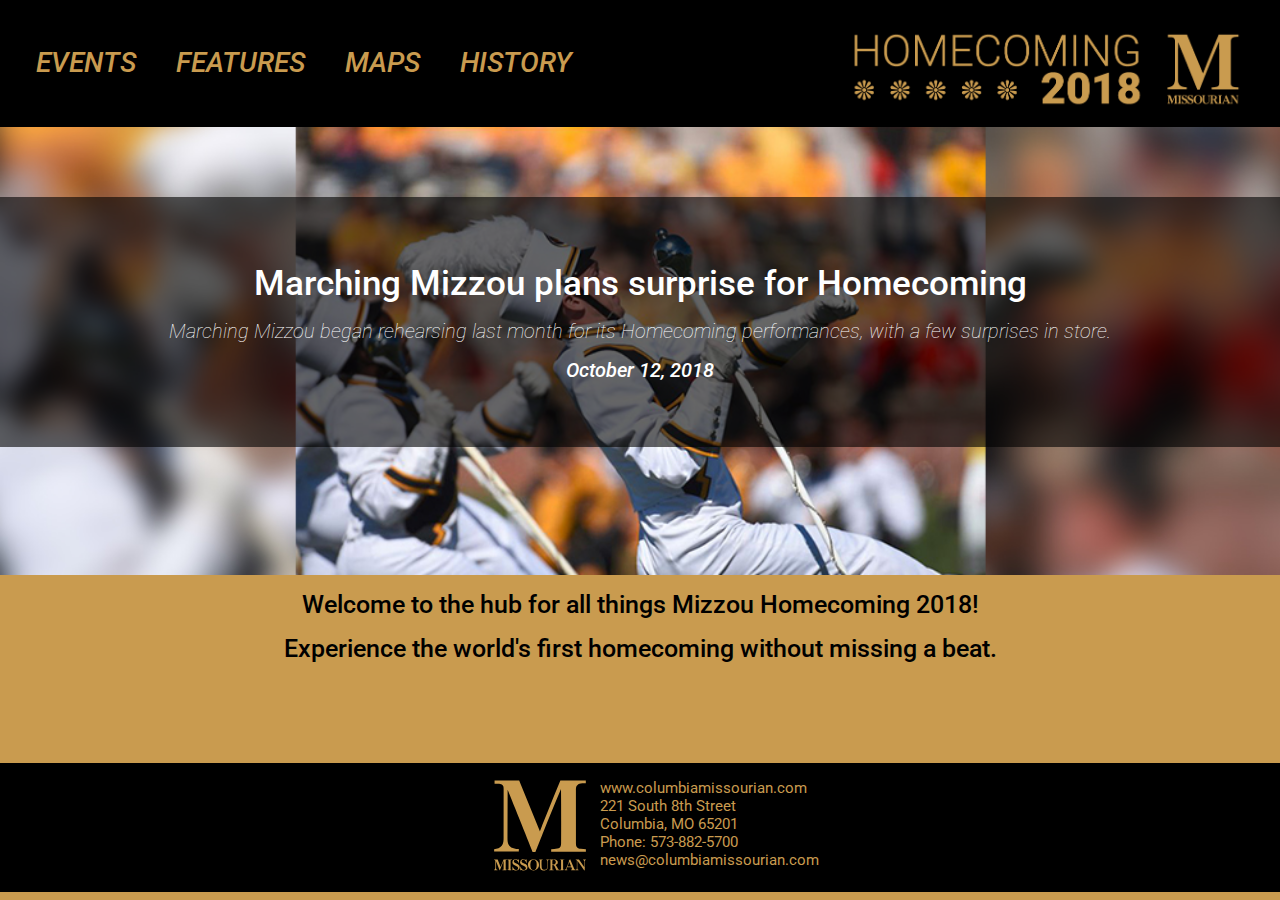
<file: index.html>
<!DOCTYPE html>

<html>
<head>
	<title>Home</title>
  <meta name="viewport" content="width=device-width, initial-scale=1.0">
   <link rel="stylesheet" type="text/css" href="stylenew.css">
   <link href="https://fonts.googleapis.com/css?family=Roboto:100i,300,500,500i,900" rel="stylesheet">
	 <script src="https://code.jquery.com/jquery-1.12.0.min.js"></script>
	 <script src="menu1.js" type="text/javascript"></script>
  <meta name="viewport" content="width=device-width, initial-scale=1.0">
  </head>
<body>

<!--header-->
<header>
<nav>
				<a class="menu-trigger" href="#">&#9776;</a>
			<ul>
	      <li class="events"><a href="events.html">EVENTS</a></li>
	      <li class="features"><a href="features.html">FEATURES</a></li>
	      <li class="maps"><a href="maps.html">MAPS</a></li>
	      <li class="history"><a href="history.html">HISTORY</a></li>
			</ul>
</nav>
<div class="logo">
	<a href="index.html"><img src="ASSETS/header1.svg" alt="Missourian Homecoming Logo"></a>
</div>
</header>
<!--END of header-->

<!--IMAGESLIDER MOBILE-->
<div class="slider mobile">
	<figure>
		<a href="story.html">
				<div class="slide">
				<div class="slidetext">
					<h3>Marching Mizzou plans surprise for Homecoming</h3>
					<h5 class="description">Marching Mizzou began rehearsing last month for its Homecoming performances, with a few surprises in store.</h5>
					<h6 class="description">October 12, 2018</h6>
					<h5 class="readmore">Read more &rarr;</h5>
				</div>
				<img src="ASSETS/slider/marchingmizzou_resized.jpg" alt="Marching Mizzou plans surprise for Homecoming">
			</div>
		</a>

			<div class="slide">
				<a href="features.html">
				<div class="slidetext">
					<h3>A look back at Missouri football seniors at MU</h3>
					<h5 class="description">As the Missouri Tigers take on the Memphis Tigers on Faurot Field, here's a look at the Missouri seniors who are nearing the end of their final season.</h5>
					<h6 class="description">October 12, 2018</h6>
					<h5 class="readmore">Read more &rarr;</h5>
				</div></a>
				<img src="ASSETS/slider/quarterback_resized.jpg" alt="A look back at Missouri football seniors at MU">
			</div>

			<div class="slide">
				<a href="features.html">
				<div class="slidetext">
					<h3>Homecoming game seating changes</h3>
					<h5 class="description">As the south end of the stadium continues to undergo construction until the end of August 2019, seating for the Missouri Homecoming game has changed.</h5>
					<h6 class="description">October 12, 2018</h6>
					<h5 class="readmore">Read more &rarr;</h5>
				</div></a>
				<img src="ASSETS/slider/crane_resized.jpg" alt="Homecoming game seating changes">
			</div>

			<div class="slide">
				<a href="features.html">
				<div class="slidetext">
					<h3>Steppin' out for the Homecoming Step Show</h3>
					<h5 class="description">The fraternities and sororities of the National Pan-Hellenic Council will take the stage for their annual Step Show at 7 p.m. Oct. 19 in Jesse Auditorium.</h5>
					<h6 class="description">October 12, 2018</h6>
					<h5 class="readmore">Read more &rarr;</h5>
				</div></a>
				<img src="ASSETS/slider/stepshow_resized.jpg" alt="Steppin' out for the Homecoming Step Show">
			</div>

			<div class="slide">
				<a href="features.html">
				<div class="slidetext">
					<h3>Meet the Tiger's Lair</h3>
					<h5 class="description">If you want to be among the loudest, proudest and most passionate MU football fans, then look no further than the Tiger’s Lair. They’re always loud. They’re always proud.</h5>
					<h6 class="description">October 12, 2018</h6>
					<h5 class="readmore">Read more &rarr;</h5>
				</div></a>
			<img src="ASSETS/slider/Truman_resized.jpg" alt="Meet the Tiger's Lair">
			</div>
		</figure>
</div>

<!--END OF IMAGESLIDER MOBILE-->
<div class="slider desktop">
	<figure>
		<a href="story.html">
				<div class="slide">
				<div class="slidetext">
					<h3>Marching Mizzou plans surprise for Homecoming</h3>
					<h5 class="description">Marching Mizzou began rehearsing last month for its Homecoming performances, with a few surprises in store.</h5>
					<h6 class="description">October 12, 2018</h6>
					<h5 class="readmore">Read more &rarr;</h5>
				</div>
				<img src="ASSETS/slider_dt/marchingmizzoudt.JPG" alt="Marching Mizzou plans surprise for Homecoming">
			</div>
		</a>

			<div class="slide">
				<a href="features.html">
				<div class="slidetext">
					<h3>A look back at Missouri football seniors at MU</h3>
					<h5 class="description">As the Missouri Tigers take on the Memphis Tigers on Faurot Field, here's a look at the Missouri seniors who are nearing the end of their final season.</h5>
					<h6 class="description">October 12, 2018</h6>
					<h5 class="readmore">Read more &rarr;</h5>
				</div></a>
				<img src="ASSETS/slider_dt/quarterbackdt.JPG" alt="A look back at Missouri football seniors at MU">
			</div>

			<div class="slide">
				<a href="features.html">
				<div class="slidetext">
					<h3>Homecoming game seating changes</h3>
					<h5 class="description">As the south end of the stadium continues to undergo construction until the end of August 2019, seating for the Missouri Homecoming game has changed.</h5>
					<h6 class="description">October 12, 2018</h6>
					<h5 class="readmore">Read more &rarr;</h5>
				</div></a>
				<img src="ASSETS/slider_dt/constructiondt.jpg" alt="Homecoming game seating changes">
			</div>

			<div class="slide">
				<a href="features.html">
				<div class="slidetext">
					<h3>Steppin' out for the Homecoming Step Show</h3>
					<h5 class="description">The fraternities and sororities of the National Pan-Hellenic Council will take the stage for their annual Step Show at 7 p.m. Oct. 19 in Jesse Auditorium.</h5>
					<h6 class="description">October 12, 2018</h6>
					<h5 class="readmore">Read more &rarr;</h5>
				</div></a>
				<img src="ASSETS/slider_dt/stepshowdt.JPG" alt="Steppin' out for the Homecoming Step Show">
			</div>

			<div class="slide">
				<a href="features.html">
				<div class="slidetext">
					<h3>Meet the Tiger's Lair</h3>
					<h5 class="description">If you want to be among the loudest, proudest and most passionate MU football fans, then look no further than the Tiger’s Lair. They’re always loud. They’re always proud.</h5>
					<h6 class="description">October 12, 2018</h6>
					<h5 class="readmore">Read more &rarr;</h5>
				</div></a>
			<img src="ASSETS/slider_dt/trumandt.JPG" alt="Meet the Tiger's Lair">
			</div>
		</figure>
</div>


<div class="quickinfo">
<div class="quicktop"> Welcome to the hub for all things Mizzou Homecoming 2018!</div>
<div>Experience the world's first homecoming without missing a beat.</div>
</div>


<!--STORY PREVIEWS-->

<!--END OF STORY PREVIEWS-->


<!--FOOTER-->
<!--
<div class="footer" width=100%>
				<img src="ASSETS/Missourian_gold.svg" class="footerimg">
		<div class="contactinfo">
				<div class="url"> <a href="https://www.columbiamissourian.com/" target="_blank"> www.columbiamissourian.com</a></div>
				</br> 221 South 8th Street
				</br> Columbia, MO 65201
				</br> Phone: 573-882-5700
				</br>	<a href="mailto:news@columbiamissourian.com">news@columbiamissourian.com</a>
		</div>-->
		<!--try using paragraph tags or use a wrapper for the whole thing-->

<div class="footer indexfooter">
	<div class="footerimg">
		<img src="ASSETS/Missourian_gold.svg" alt="Missourian Logo">
	</div>
	<div class="footerinfo">
		<div class="footertext"><a href="https://www.columbiamissourian.com/" target="_blank"> www.columbiamissourian.com</a></div>
		<div class="footertext">221 South 8th Street</div>
		<div class="footertext">Columbia, MO 65201</div>
		<div class="footertext">Phone: 573-882-5700</div>
		<div class="footertext"><a href="mailto:news@columbiamissourian.com">news@columbiamissourian.com</a></div>
	</div>
</div>
		<!--END OF FOOTER-->
  </body>
  </html>
<!--<img src="ASSETS/MARCHINGWITHPADDLES.png" width="100%" alt="people celebrate Homecoming" </a> -->
</file>
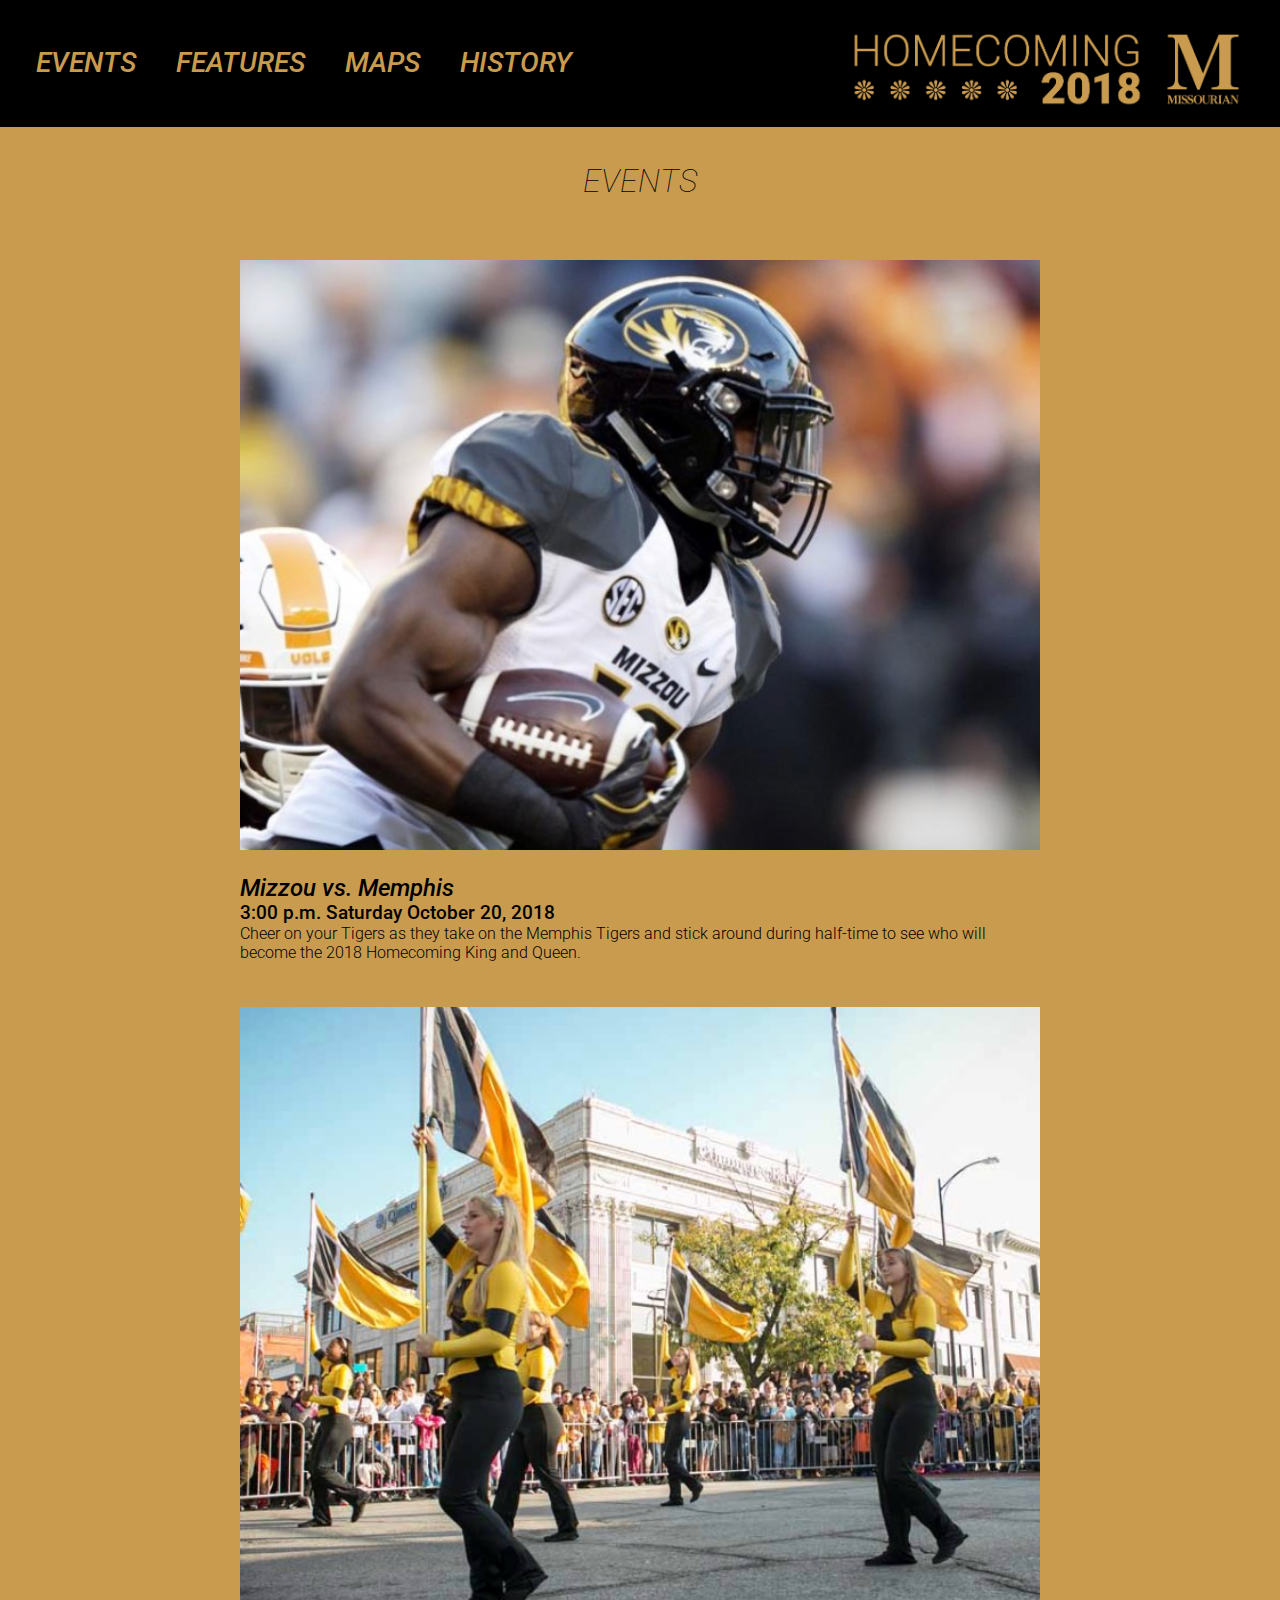
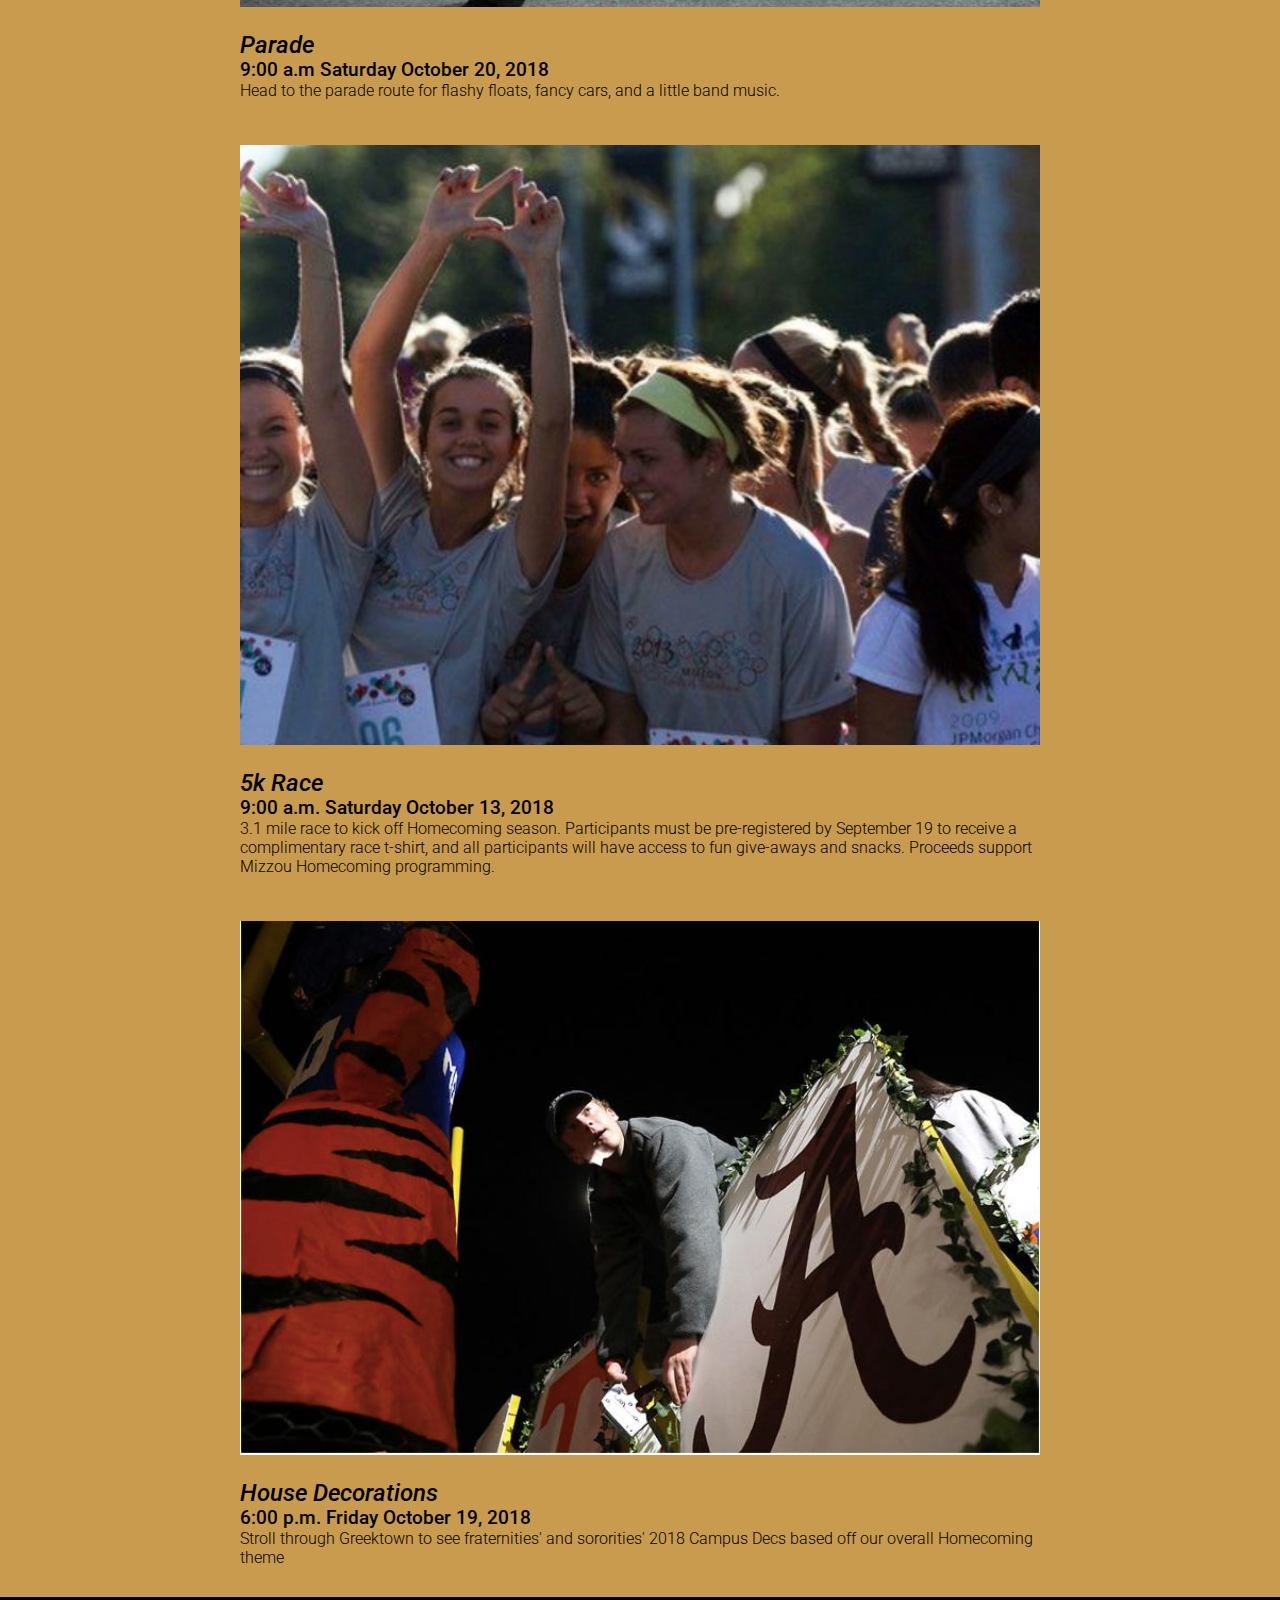
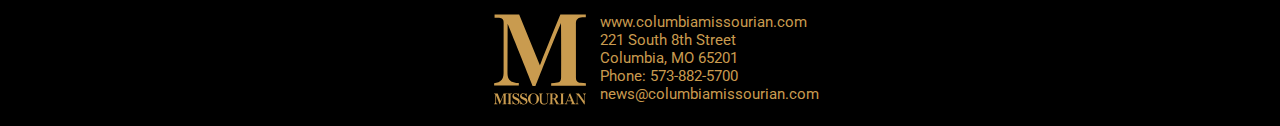
<file: events.html>
<!DOCTYPE html>

<html>
<head>
	<title>Events</title>
  <meta name="viewport" content="width=device-width, initial-scale=1.0">
   <link rel="stylesheet" type="text/css" href="stylenew.css">
	 <link href="https://fonts.googleapis.com/css?family=Roboto:100i,300,500,500i,900" rel="stylesheet">
	 <script src="https://code.jquery.com/jquery-1.12.0.min.js"></script>
	 <script src="menu1.js" type="text/javascript"></script>
  <meta name="viewport" content="width=device-width, initial-scale=1.0">
	</head>

  <body>

		<!--header-->
		<header>
		<nav>
						<a class="menu-trigger" href="#">&#9776;</a>
					<ul>
			      <li class="events"><a href="events.html">EVENTS</a></li>
			      <li class="features"><a href="features.html">FEATURES</a></li>
			      <li class="maps"><a href="maps.html">MAPS</a></li>
			      <li class="history"><a href="history.html">HISTORY</a></li>
					</ul>
		</nav>
		<div class="logo">
			<a href="index.html"><img src="ASSETS/header1.svg" alt="Missourian Homecoming Logo"></a>
		</div>
		</header>
		<!--END of header-->
<div class="eventshead"><h1>EVENTS</h1></div>



<div class="eventsgrid">

<div class="eventsimage">
<a href="https://www.google.com/search?q=mizzou+memphis&rlz=1C5CHFA_enUS773US782&oq=mizzou+memphis&aqs=chrome.0.0l5.2127j0j4&sourceid=chrome&ie=UTF-8#sie=m;/g/11f541xv4_;6;/m/012hfxch;dt;fp;1" target="_blank">
	<img src="ASSETS/IMG_4096.JPG" class="football" style="width: 100%"></a>
</div>

<div class="eventstext">
<h2><a href="https://www.google.com/search?q=mizzou+memphis&rlz=1C5CHFA_enUS773US782&oq=mizzou+memphis&aqs=chrome.0.0l5.2127j0j4&sourceid=chrome&ie=UTF-8#sie=m;/g/11f541xv4_;6;/m/012hfxch;dt;fp;1" target="_blank">
	Mizzou vs. Memphis</a></h2>

<h3>3:00 p.m. Saturday October 20, 2018</h3>
<h4>Cheer on your Tigers as they take on the Memphis Tigers and stick around during half-time to see who will become the 2018 Homecoming King and Queen.</h4>
</div>

</div>


<div class="eventsgrid">

<div class="eventsimage">
<a href="https://www.mizzou.com/s/1002/alumni/interior.aspx?sid=1002&gid=1001&pgid=8970&cid=17219&ecid=17219&ciid=74684&crid=0" target="_blank">
	<img src="ASSETS/IMG_4093.JPG" style="width: 100%"></a>
</div>

<div class="eventstext">
<h2><a href="https://www.mizzou.com/s/1002/alumni/interior.aspx?sid=1002&gid=1001&pgid=8970&cid=17219&ecid=17219&ciid=74684&crid=0" target="_blank">
	Parade</a></h2>

<h3>9:00 a.m Saturday October 20, 2018</h3>
<h4>Head to the parade route for flashy floats, fancy cars, and a little band music.</h4>
</div>

</div>


<div class="eventsgrid">

<div class="eventsimage">
<a href="http://mizzou.itsyourrace.com/event.aspx?id=9930" target="_blank">
	<img src="ASSETS/IMG_4094.JPG" style="width: 100%"></a>
</div>

<div class="eventstext">
<h2><a href="http://mizzou.itsyourrace.com/event.aspx?id=9930" target="_blank">
	5k Race</a></h2>

<h3>9:00 a.m. Saturday October 13, 2018  </h3>
<h4>3.1 mile race to kick off Homecoming season. Participants must be pre-registered by September 19 to receive a complimentary race t-shirt, and all participants will have access to fun give-aways and snacks. Proceeds support Mizzou Homecoming programming.</h4>
</div>

</div>


<div class="eventsgrid">

<div class="eventsimage">
<a href="https://www.columbiamissourian.com/special_section/homecoming-mu-homecoming-house-decorations/pdf_f46574d0-cc0e-11e8-bec1-ff1a81288da1.html" target="_blank">
	<img src="ASSETS/HOUSE_DECS.png" style="width: 100%"></a>
</div>

<div class="eventstext">
<h2><a href="https://www.columbiamissourian.com/special_section/homecoming-mu-homecoming-house-decorations/pdf_f46574d0-cc0e-11e8-bec1-ff1a81288da1.html" target="_blank">
	House Decorations</a></h2>

<h3>6:00 p.m. Friday October 19, 2018</h3>
<h4>Stroll through Greektown to see fraternities' and sororities' 2018 Campus Decs based off our overall Homecoming theme</h4>
</div>

</div>

<!--
<li class="events2">
<a href="https://www.mizzou.com/s/1002/alumni/interior.aspx?sid=1002&gid=1001&pgid=8970&cid=17219&ecid=17219&ciid=74684&crid=0" target="_blank">
	<img src="ASSETS/IMG_4093.JPG"></a>
<div class="eventstext">
<h2><a href="https://www.mizzou.com/s/1002/alumni/interior.aspx?sid=1002&gid=1001&pgid=8970&cid=17219&ecid=17219&ciid=74684&crid=0" target="_blank">
	Parade</a></h2>
	<h3>Lorem ipsum dolor sit amet, consectetur adipiscing elit, sed do eiusmod tempor incididunt ut labore et dolore magna aliqua. Ut enim ad minim veniam.</h3>
	<h4>Lorem ipsum dolor sit amet, consectetur adipiscing elit, sed do eiusmod tempor incididunt ut labore et dolore magna aliqua. Ut enim ad minim veniam.</h4>
	</div>
</li>

<li class="events3">
<a href="http://mizzou.itsyourrace.com/event.aspx?id=9930" target="_blank">
	<img src="ASSETS/IMG_4094.JPG"></a>
<div class="eventstext">
<h2><a href="http://mizzou.itsyourrace.com/event.aspx?id=9930" target="_blank">
	5k Race</a></h2>
	<h3>Lorem ipsum dolor sit amet, consectetur adipiscing elit, sed do eiusmod tempor incididunt ut labore et dolore magna aliqua. Ut enim ad minim veniam.</h3>
	<h4>Lorem ipsum dolor sit amet, consectetur adipiscing elit, sed do eiusmod tempor incididunt ut labore et dolore magna aliqua. Ut enim ad minim veniam.</h4>
	</div>
</li>

	<li class="events4">
<a href="https://www.columbiamissourian.com/special_section/homecoming-mu-homecoming-house-decorations/pdf_f46574d0-cc0e-11e8-bec1-ff1a81288da1.html" target="_blank">
		<img src="ASSETS/HOUSE_DECS.png"></a>
	<div class="eventstext">
	<h2><a href="https://www.columbiamissourian.com/special_section/homecoming-mu-homecoming-house-decorations/pdf_f46574d0-cc0e-11e8-bec1-ff1a81288da1.html" target="_blank">
	 House Decs</a></h2>
		<h3>Lorem ipsum dolor sit amet, consectetur adipiscing elit, sed do eiusmod tempor incididunt ut labore et dolore magna aliqua. Ut enim ad minim veniam.</h3>
		<h4>Lorem ipsum dolor sit amet, consectetur adipiscing elit, sed do eiusmod tempor incididunt ut labore et dolore magna aliqua. Ut enim ad minim veniam.</h4>
		</div>
	</li>



<!--FOOTER-->
<div class="footer">
	<div class="footerimg">
		<img src="ASSETS/Missourian_gold.svg" alt="Missourian Logo">
	</div>
	<div class="footerinfo">
		<div class="footertext"><a href="https://www.columbiamissourian.com/" target="_blank"> www.columbiamissourian.com</a></div>
		<div class="footertext">221 South 8th Street</div>
		<div class="footertext">Columbia, MO 65201</div>
		<div class="footertext">Phone: 573-882-5700</div>
		<div class="footertext"><a href="mailto:news@columbiamissourian.com">news@columbiamissourian.com</a></div>
	</div>
</div>
		<!--END OF FOOTER-->
  </body>
  </html>
</file>
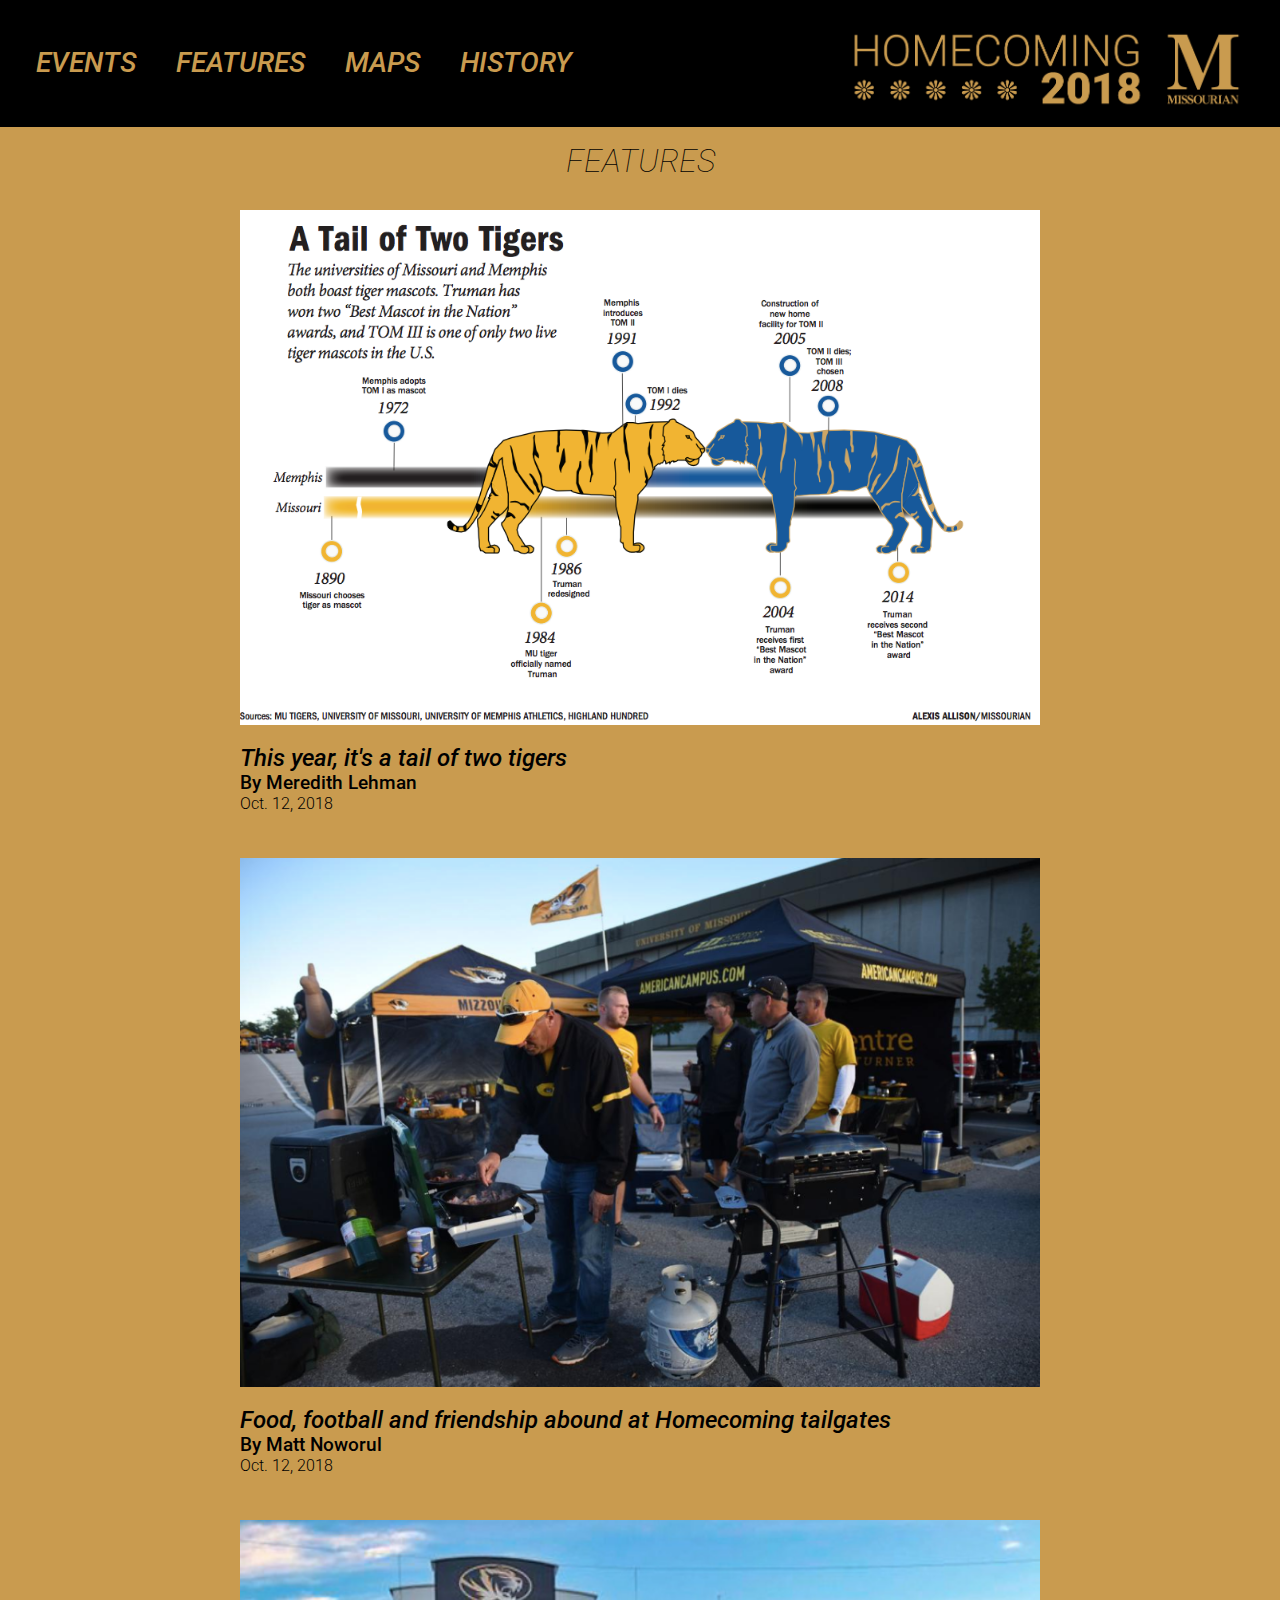
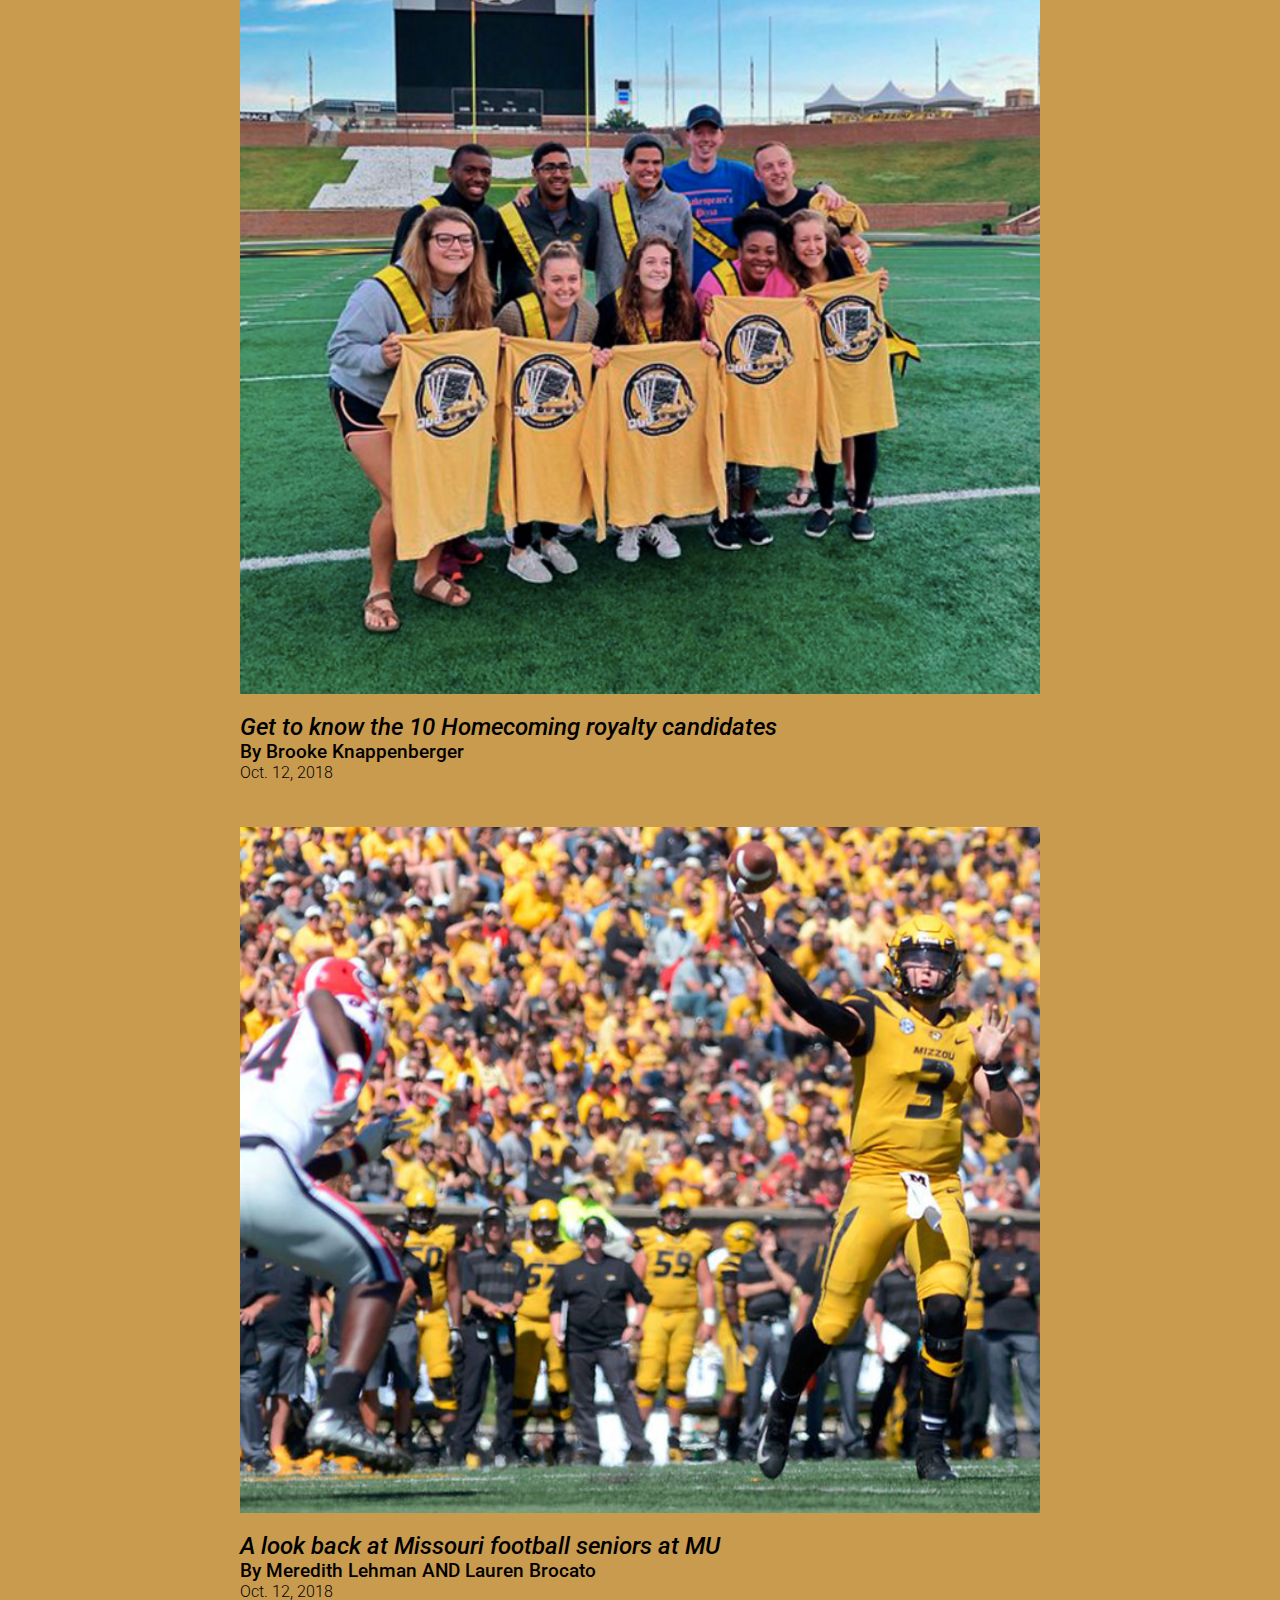
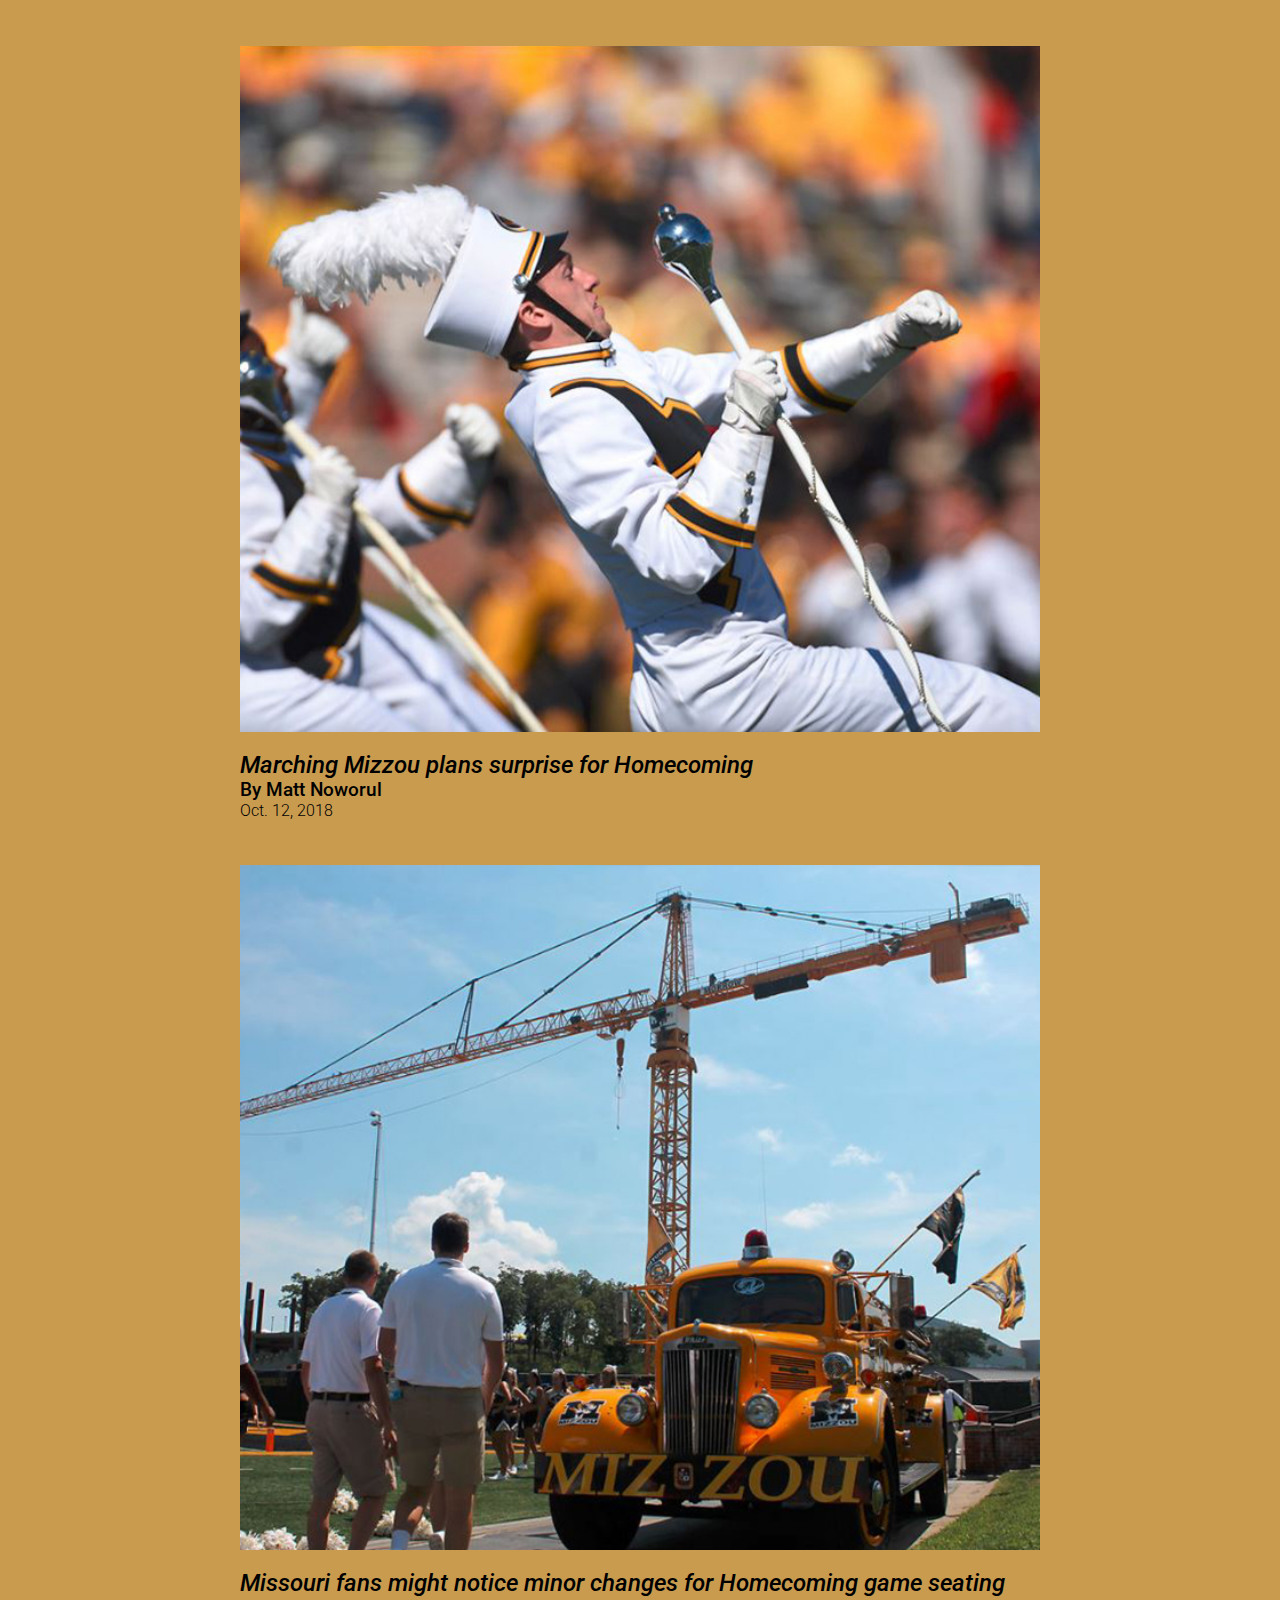
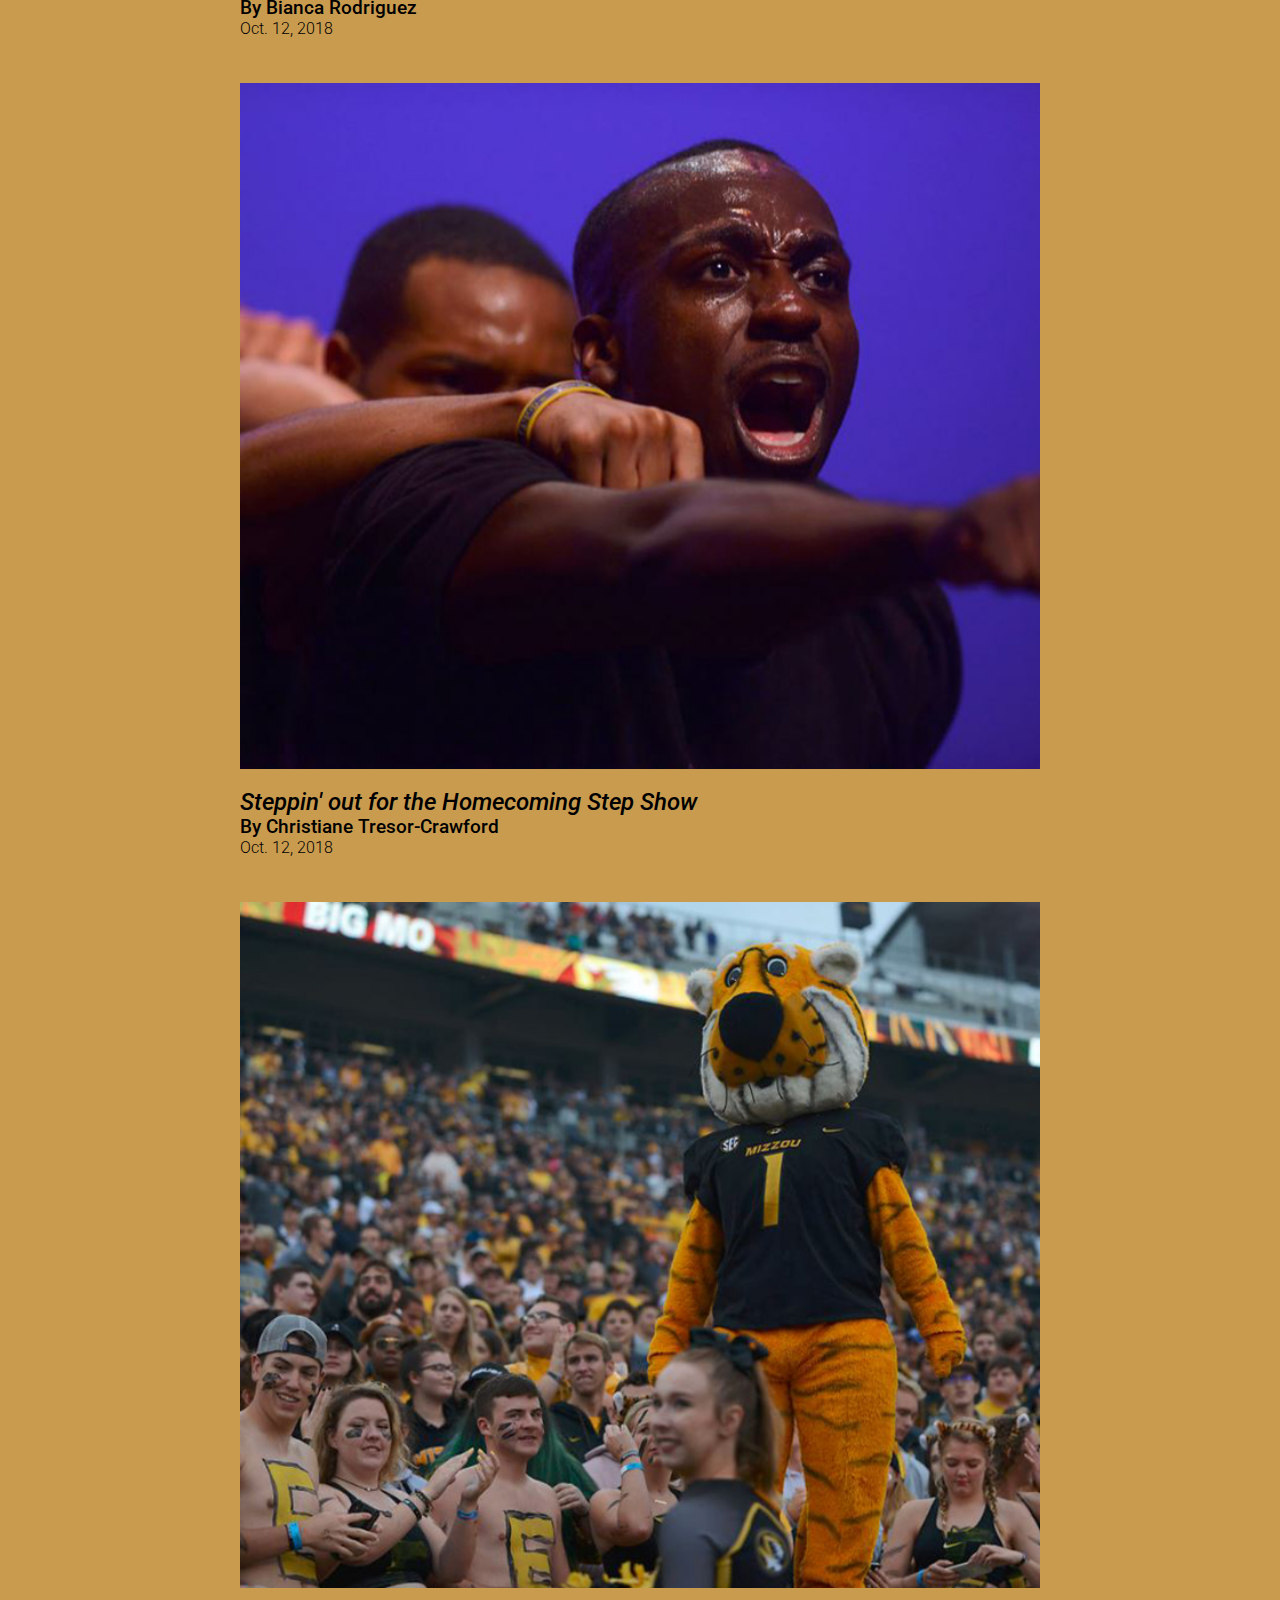
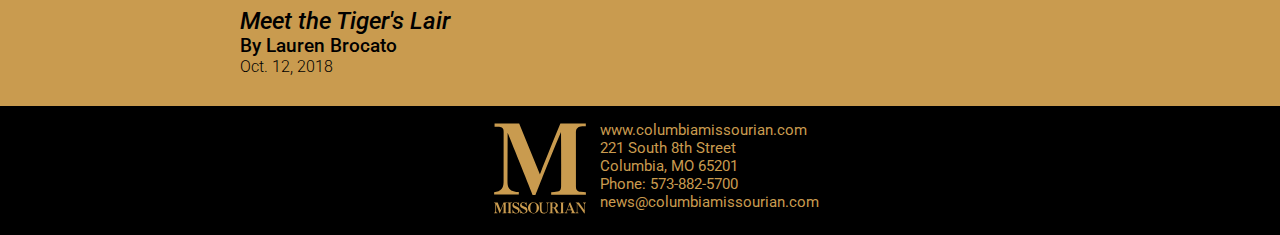
<file: features.html>
<!DOCTYPE html>

<html>
<head>
	<title>Features</title>
  <meta name="viewport" content="width=device-width, initial-scale=1.0">
   <link rel="stylesheet" type="text/css" href="stylenew.css">
	 <link href="https://fonts.googleapis.com/css?family=Roboto:100i,300,500,500i,900" rel="stylesheet">
	 <script src="https://code.jquery.com/jquery-1.12.0.min.js"></script>
	 <script src="menu1.js" type="text/javascript"></script>
  <meta name="viewport" content="width=device-width, initial-scale=1.0">
  </head>
  <body>
		<!--header-->
		<header>
		<nav>
						<a class="menu-trigger" href="#">&#9776;</a>
					<ul>
			      <li class="events"><a href="events.html">EVENTS</a></li>
			      <li class="features"><a href="features.html">FEATURES</a></li>
			      <li class="maps"><a href="maps.html">MAPS</a></li>
			      <li class="history"><a href="history.html">HISTORY</a></li>
					</ul>
		</nav>
		<div class="logo">
			<a href="index.html"><img src="ASSETS/header1.svg" alt="Missourian Homecoming Logo"></a>
		</div>
		</header>
		<!--END of header-->

<!--FEATURES-->

<div class="featureshead"><h1>FEATURES</h1></div>

<!-- LIST OF FEATURES -->

<div class="featuresgrid">

<div class="featuresimage">
<a href="story.html" target="_blank">
	<img src="ASSETS/tailoftwotigers.jpg" style="width: 100%"></a>
</div>

<div class="featurestext">
<h2><a href="story.html" target="_blank">
	This year, it's a tail of two tigers</a></h2>

<h3>By Meredith Lehman</h3>
<h4>Oct. 12, 2018</h4>

</div>

</div>


<div class="featuresgrid">

<div class="featuresimage">
<a href="story.html" target="_blank">
	<img src="ASSETS/tailgating2.jpg" style="width: 100%"></a>
</div>

<div class="featurestext">
<h2><a href="story.html" target="_blank">
	Food, football and friendship abound at Homecoming tailgates</a></h2>

<h3>By Matt Noworul</h3>
<h4>Oct. 12, 2018</h4>

</div>

</div>


<div class="featuresgrid">

<div class="featuresimage">
<a href="story.html" target="_blank">
	<img src="ASSETS/homecomingguys.jpg" style="width: 100%"></a>
</div>

<div class="featurestext">
<h2><a href="story.html" target="_blank">
	Get to know the 10 Homecoming royalty candidates</a></h2>

<h3>By Brooke Knappenberger</h3>
<h4>Oct. 12, 2018</h4>

</div>

</div>



<div class="featuresgrid">

<div class="featuresimage">
<a href="story.html" target="_blank">
	<img src="ASSETS/slider/quarterback_resized.jpg" style="width: 100%"></a>
</div>

<div class="featurestext">
<h2><a href="story.html" target="_blank">
	A look back at Missouri football seniors at MU</a></h2>

<h3>By Meredith Lehman AND Lauren Brocato</h3>
<h4>Oct. 12, 2018</h4>

</div>

</div>


<div class="featuresgrid">

<div class="featuresimage">
<a href="story.html" target="_blank">
	<img src="ASSETS/slider/marchingmizzou_resized.jpg" style="width: 100%"></a>
</div>

<div class="featurestext">
<h2><a href="story.html" target="_blank">
	Marching Mizzou plans surprise for Homecoming</a></h2>

<h3>By Matt Noworul</h3>
<h4>Oct. 12, 2018</h4>

</div>

</div>


<div class="featuresgrid">

<div class="featuresimage">
<a href="story.html" target="_blank">
	<img src="ASSETS/slider/crane_resized.jpg" style="width: 100%"></a>
</div>

<div class="featurestext">
<h2><a href="story.html" target="_blank">
	Missouri fans might notice minor changes for Homecoming game seating</a></h2>

<h3>By Bianca Rodriguez</h3>
<h4>Oct. 12, 2018</h4>

</div>

</div>



<div class="featuresgrid">

<div class="featuresimage">
<a href="story.html" target="_blank">
	<img src="ASSETS/slider/stepshow_resized.jpg" style="width: 100%"></a>
</div>

<div class="featurestext">
<h2><a href="story.html" target="_blank">
	Steppin' out for the Homecoming Step Show</a></h2>

<h3>By Christiane Tresor-Crawford</h3>
<h4>Oct. 12, 2018</h4>

</div>

</div>


<div class="featuresgrid">

<div class="featuresimage">
<a href="story.html" target="_blank">
	<img src="ASSETS/slider/Truman_resized.jpg" style="width: 100%"></a>
</div>

<div class="featurestext">
<h2><a href="story.html" target="_blank">
	Meet the Tiger's Lair</a></h2>

<h3>By Lauren Brocato</h3>
<h4>Oct. 12, 2018</h4>

</div>

</div>
<!--
<div class="features">
    <div class="featurephoto"><a href="https://www.columbiamissourian.com/sports/mizzou_football/missouri-s-defense-leads-way-in-homecoming-rout-of-idaho/article_c6e50492-b68b-11e7-ad1d-6ff599e45030.html" target="_blank">
			 <img src="ASSETS/features/tackle.jpg"></a></div>
	<div class="featuretext">
    <h2><a href="https://www.columbiamissourian.com/sports/mizzou_football/missouri-s-defense-leads-way-in-homecoming-rout-of-idaho/article_c6e50492-b68b-11e7-ad1d-6ff599e45030.html" target="_blank">
			Missouri's defense leads way in Homecoming rout of Idaho</a></h2>
		<h3>By Tyler Kraft</h3>
		<h4>Oct 21, 2017</h4>
	</div>
</div>

<div class="features">
    <div class="featurephoto"><a href="https://www.columbiamissourian.com/sports/mizzou_football/tailgating-reigns-supreme-at-homecoming-game/article_8abf306a-b680-11e7-af9c-a7c1ffc2b226.html" target="_blank">
			 <img src="ASSETS/features/tailgating.jpg"></a></div>
	<div class="featuretext">
    <h2><a href="https://www.columbiamissourian.com/sports/mizzou_football/tailgating-reigns-supreme-at-homecoming-game/article_8abf306a-b680-11e7-af9c-a7c1ffc2b226.html" target="_blank">
			Tailgating reigns supreme at Homecoming game</a></h2>
		<h3>By Anne Rogers</h3>
		<h4>Oct 21, 2017</h4>
	</div>
</div>

<div class="features">
    <div class="featurephoto"><a href="https://www.columbiamissourian.com/sports/mizzou_football/lock-picks-up-first-career-homecoming-win/article_e3e9e808-b697-11e7-91ca-27b01c2d43cf.html" target="_blank">
			 <img src="ASSETS/features/lock.jpg"></a></div>
	<div class="featuretext">
    <h2><a href="https://www.columbiamissourian.com/sports/mizzou_football/lock-picks-up-first-career-homecoming-win/article_e3e9e808-b697-11e7-91ca-27b01c2d43cf.html" target="_blank">
			Lock picks up first career Homecoming win</a></h2>
		<h3>By Peter Baugh</h3>
		<h4>Oct 21, 2017</h4>
	</div>
</div>

<div class="features">
    <div class="featurephoto"><a href="https://www.columbiamissourian.com/special_section/homecoming/homecoming-a-look-back-at-missouri-football-seniors-at-mu/article_efdec936-c20c-11e8-9ed0-e3e860e2f427.html" target="_blank">
			 <img src="ASSETS/slider/quarterback_resized.jpg"></a></div>
	<div class="featuretext">
    <h2><a href="https://www.columbiamissourian.com/special_section/homecoming/homecoming-a-look-back-at-missouri-football-seniors-at-mu/article_efdec936-c20c-11e8-9ed0-e3e860e2f427.html" target="_blank">
			A look back at Missouri football seniors at MU</a></h2>
		<h3>By Meredith Lehman AND Lauren Brocato</h3>
		<h4>Oct 12, 2018</h4>
	</div>
</div>

<div class="features">
    <div class="featurephoto"><a href="https://www.columbiamissourian.com/special_section/homecoming/marching-mizzou-plans-surprise-for-homecoming/article_c3c55cae-bad5-11e8-8ee7-5fb0b1b92858.html" target="_blank">
			 <img src="ASSETS/slider/marchingmizzou_resized.jpg"></a></div>
	<div class="featuretext">
    <h2><a href="https://www.columbiamissourian.com/special_section/homecoming/marching-mizzou-plans-surprise-for-homecoming/article_c3c55cae-bad5-11e8-8ee7-5fb0b1b92858.html" target="_blank">
			Marching Mizzou plans surprise for Homecoming</a></h2>
		<h3>By Matt Noworul</h3>
		<h4>Oct 12, 2018</h4>
	</div>
</div>

<div class="features">
    <div class="featurephoto"><a href="https://www.columbiamissourian.com/special_section/homecoming/missouri-fans-might-notice-minor-changes-for-homecoming-game-seating/article_9f8e6ee0-c109-11e8-af0a-c7455634c17b.html" target="_blank">
			 <img src="ASSETS/slider/crane_resized.jpg"></a></div>
	<div class="featuretext">
    <h2><a href="https://www.columbiamissourian.com/special_section/homecoming/missouri-fans-might-notice-minor-changes-for-homecoming-game-seating/article_9f8e6ee0-c109-11e8-af0a-c7455634c17b.html" target="_blank">
		Missouri fans might notice minor changes for Homecoming game seating</a></h2>
		<h3>By Bianca Rodriguez</h3>
		<h4>Oct 12, 2018</h4>
	</div>
</div>

<div class="features">
    <div class="featurephoto"><a href="https://www.columbiamissourian.com/special_section/steppin-out-for-the-homecoming-step-show/article_f89be1d6-bc2a-11e8-b92b-fbf60731ade9.html" target="_blank">
			 <img src="ASSETS/slider/stepshow_resized.jpg"></a></div>
	<div class="featuretext">
    <h2><a href="https://www.columbiamissourian.com/special_section/steppin-out-for-the-homecoming-step-show/article_f89be1d6-bc2a-11e8-b92b-fbf60731ade9.html" target="_blank">
			Steppin' out for the Homecoming Step Show</a></h2>
		<h3>By Christiane Tresor-Crawford</h3>
		<h4>Oct 12, 2018</h4>
	</div>
</div>

<div class="features">
    <div class="featurephoto"><a href="https://www.columbiamissourian.com/special_section/homecoming/meet-the-tiger-s-lair/article_dc506c8e-bace-11e8-949d-7755e65f599b.html" target="_blank">
			 <img src="ASSETS/slider/Truman_resized.jpg"></a></div>
	<div class="featuretext">
    <h2><a href="https://www.columbiamissourian.com/special_section/homecoming/meet-the-tiger-s-lair/article_dc506c8e-bace-11e8-949d-7755e65f599b.html" target="_blank">
			Meet the Tiger's Lair</a></h2>
		<h3>By Lauren Brocato</h3>
		<h4>Oct 12, 2018</h4>
	</div>
</div>
<!- END LIST OF FEATURES -->

<!--FOOTER-->
<div class="footer">
	<div class="footerimg">
		<img src="ASSETS/Missourian_gold.svg" alt="Missourian Logo">
	</div>
	<div class="footerinfo">
		<div class="footertext"><a href="https://www.columbiamissourian.com/" target="_blank"> www.columbiamissourian.com</a></div>
		<div class="footertext">221 South 8th Street</div>
		<div class="footertext">Columbia, MO 65201</div>
		<div class="footertext">Phone: 573-882-5700</div>
		<div class="footertext"><a href="mailto:news@columbiamissourian.com">news@columbiamissourian.com</a></div>
	</div>
</div>
		<!--END OF FOOTER-->
  </body>
  </html>
</file>
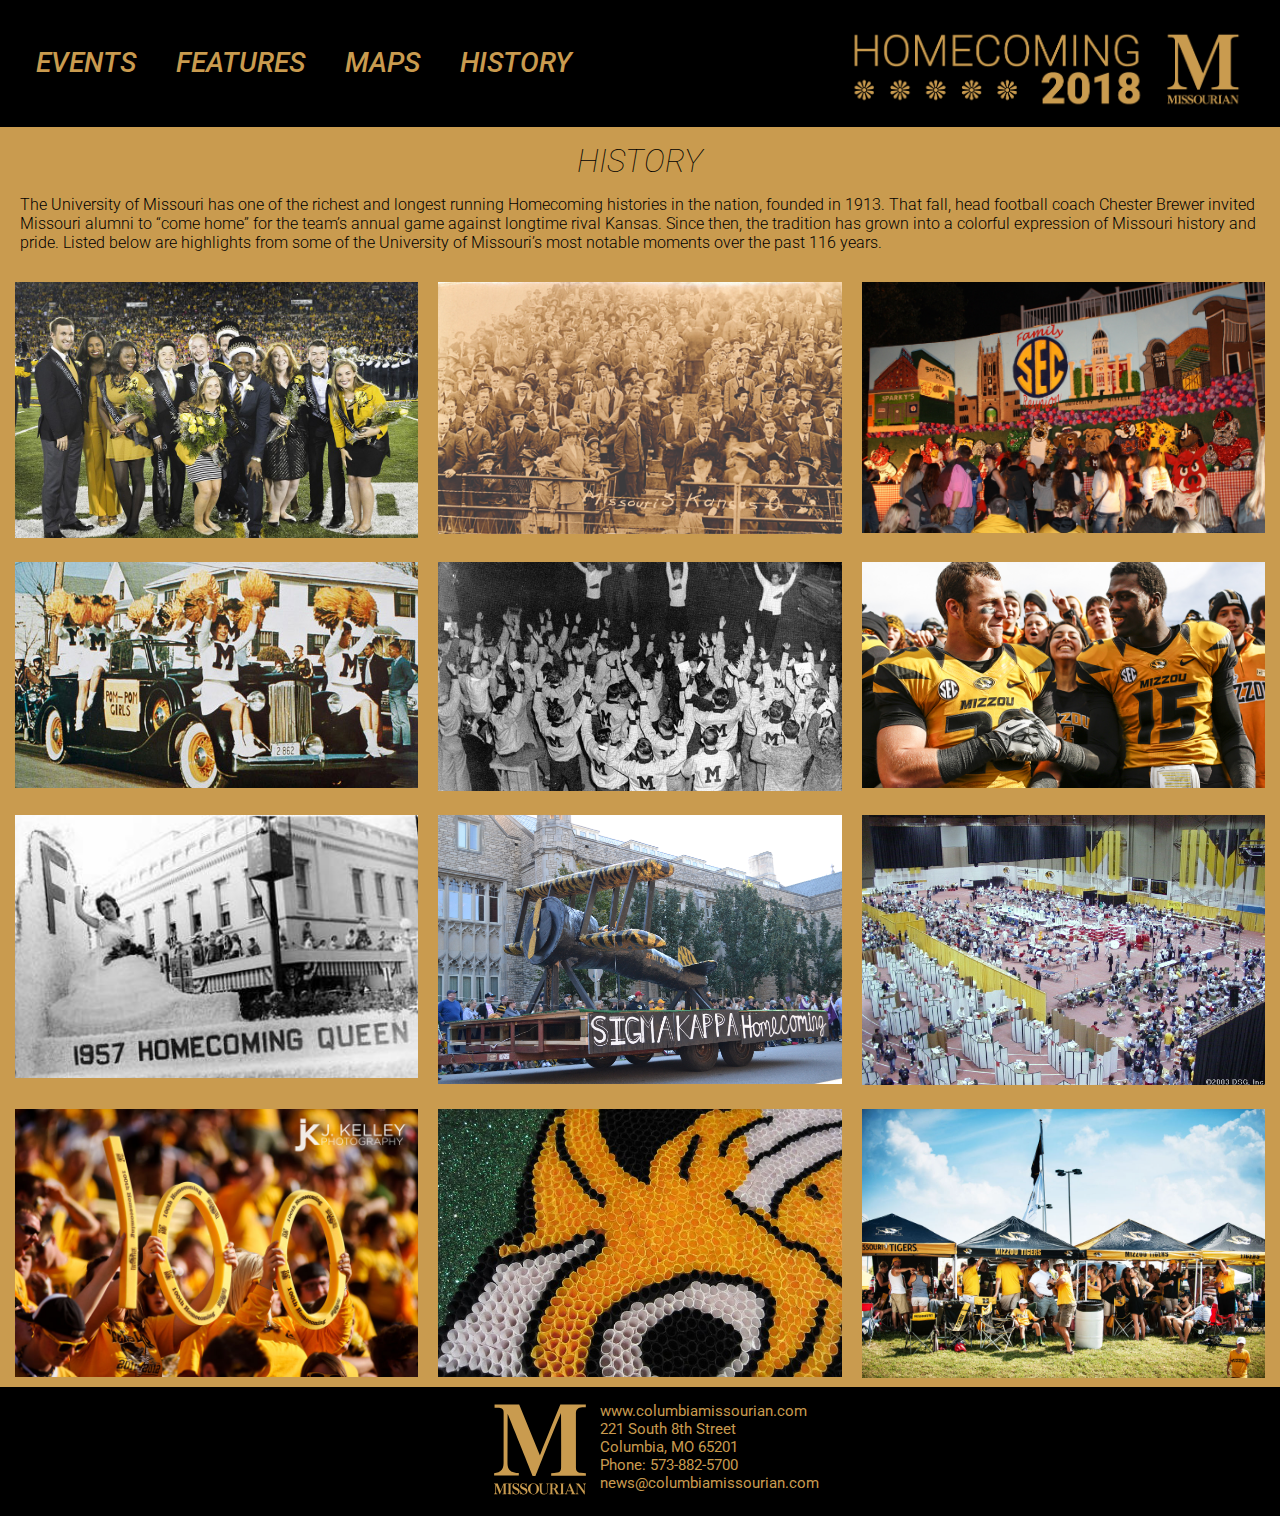
<file: history.html>
<!DOCTYPE html>

<html>
<head>
	<title>History</title>
  <meta name="viewport" content="width=device-width, initial-scale=1.0">
   <link rel="stylesheet" type="text/css" href="stylenew.css">
   <link href="https://fonts.googleapis.com/css?family=Roboto:100i,300,500,500i,900" rel="stylesheet">
	 <script src="https://code.jquery.com/jquery-1.12.0.min.js"></script>
	 <script src="menu1.js" type="text/javascript"></script>
  <meta name="viewport" content="width=device-width, initial-scale=1.0">
  </head>

	<!--<svg width="10" height="10"</svg> -->
<body>
	<!--header-->
	<header>
	<nav>
					<a class="menu-trigger" href="#">&#9776;</a>
				<ul>
		      <li class="events"><a href="events.html">EVENTS</a></li>
		      <li class="features"><a href="features.html">FEATURES</a></li>
		      <li class="maps"><a href="maps.html">MAPS</a></li>
		      <li class="history"><a href="history.html">HISTORY</a></li>
				</ul>
	</nav>
	<div class="logo">
		<a href="index.html"><img src="ASSETS/header1.svg" alt="Missourian Homecoming Logo"></a>
	</div>
	</header>
	<!--END of header-->


<!--PAGE SPECIFIC TITLE-->
<div class="historytitle">
<h1>HISTORY</h1>
</div>

<!--END PS TITLE-->
<!--	<div class= "cardtext"><h4>The University of Missouri has one of the richest and longest running Homecoming histories in the nation, founded in 1913. That fall, head football coach Chester Brewer invited Missouri alumni to “come home” for the team’s annual game against longtime rival Kansas. Since then, the tradition has grown into a colorful expression of Missouri history and pride. Listed below are highlights from some of the University of Missouri’s most notable moments over the past 116 years.</h4></div>-->
<!--beginning of cards/tiles-->


<ul class="cards">
	<div class= "cardtext"><h4>The University of Missouri has one of the richest and longest running Homecoming histories in the nation, founded in 1913. That fall, head football coach Chester Brewer invited Missouri alumni to “come home” for the team’s annual game against longtime rival Kansas. Since then, the tradition has grown into a colorful expression of Missouri history and pride. Listed below are highlights from some of the University of Missouri’s most notable moments over the past 116 years.</h4></div>
	<li class="cards1 container">
	<img src="ASSETS/KINGQUEEN.jpg" width="100%" alt="King and Queen are crowned"/>
	<div class="overlay overlayFade">
			<div class="text">Missouri's Homecoming king and queen are crowned during halftime on October 8, 2015.</div>
	</div>
</li>
	<li class="card2 container">
	<img src="ASSETS/HOCOFOOTBALL.jpg" width="100%" alt="First Homecoming football game"/>
	<div class="overlay overlayFade">
			<div class="text">Missouri's first Homecoming game against Kansas. Sep. 22, 1911.</div>
	</div>
</li>
	<li class="card3 container">
		<img src="ASSETS/HOUSEDEC.jpg" width="100%" alt="House decorations"/>
		<div class="overlay overlayFade">
				<div class="text">A Delta Gamma house decoration signifying Missouri's addition to the SEC sits out on October 12, 2013.</div>
		</div>
</li>
	<li class="card4 container">
		<img src="ASSETS/CHEERLEADERS.jpg" width="100%" alt="Cheerleaders during Homecoming parade"/>
		<div class="overlay overlayFade">
				<div class="text">Cheerleaders ride in the annual Homecoming parade on October 23, 1982.</div>
		</div>
</li>
	<li class="card5 container">
	<img src="ASSETS/RALLY.jpg" width="100%" alt="Traditional Homecoming pep rally"/>
	<div class="overlay overlayFade">
			<div class="text">The annual pep rally is held on September 15, 1934, the night prior to a Homecoming game against Kansas.</div>
	</div>
</li>
	<li class="card6 container">
	<img src="ASSETS/HANDSHAKE.png" width="100%" alt="Two football players embrace following the annual football game"/>
	<div class="overlay overlayFade">
			<div class="text">Two football players embrace following a Homecoming win on October 22, 2013.</div>
	</div>
</li>
	<li class="card7 container">
	<img src="ASSETS/PARADEQUEEN.png" width="100%" alt="The first homecoming queen is crowned"/>
	<div class="overlay overlayFade">
			<div class="text">The Homecoming queen is announced at the parade on October 6, 1957. This tradition would later be moved to halftime of the Homecoming football game.</div>
	</div>
</li>
<li class="card8 container">
	<img src="ASSETS/AIRPLANE.png" width="100%" alt="Sigma Kappa float"/>
	<div class="overlay overlayFade">
			<div class="text">A Sigma Kappa airplane float rides down College Avenue on October 12, 2011.</div>
	</div>
</li>
<li class="card9 container">
	<img src="ASSETS/BLOODDRIVE.png" width="100%" alt="Signs to commemorate the 100th Homecoming"/>
	<div class="overlay overlayFade">
			<div class="text">Missouri's annual Homecoming blood drive, the largest student-run drive in the nation, takes place on October 10, 2004.</div>
	</div>
</li>
<li class="card10 container">
	<img src="ASSETS/100YEARS.png" width="100%" alt="Signs to commemorate the 100th Homecoming"/>
	<div class="overlay overlayFade">
			<div class="text">Students hold up signs marking the 100th Homecoming on October 2, 2011.</div>
	</div>
</li>
	<li class="card11 container">
	<img src="ASSETS/POMP.png" width="100%" alt="Close up of a house decoration"/>
	<div class="overlay overlayFade">
			<div class="text">Thousands of rolled paper shreds are glued together to create Truman the Tiger on October 15, 2014.</div>
	</div>
</li>
	<li class="card12 container">
	<img src="ASSETS/TAILGATE.jpg" width="100%" alt="Tailgating outside of the stadium"/>
	<div class="overlay overlayFade">
			<div class="text">Tailgaters celebrate prior to the annual Homecoming football game on September 29, 2009.</div>
	</div>
</li>
</ul>

<!--END OF TILES/CARDS -->



<!--BEGINNING OF HOVER IMAGE TEST -->

<!--<html>
<head>
    <meta charset="UTF-8">
    <link rel="stylesheet" type="text/css" href="css.css">
</head>
<body style="padding-left: 20px">-->



<!--<div align="center">
        <div class="container">
            <img src="ASSETS/HOCOFOOTBALL.jpg" alt="Avatar" class="image">
            <div class="overlay overlayFade">
                <div class="text">Missouri's first Homecoming game against Kansas. Sep. 22, 1911.</div>
            </div>
        </div>
    </div>


</div>-->
<!--END OF HOVER IMAGE TEST -->



</div>
<div class="footer">
	<div class="footerimg">
		<img src="ASSETS/Missourian_gold.svg" alt="Missourian Logo">
	</div>
	<div class="footerinfo">
		<div class="footertext"><a href="https://www.columbiamissourian.com/" target="_blank"> www.columbiamissourian.com</a></p>
		<div class="footertext">221 South 8th Street</p>
		<div class="footertext">Columbia, MO 65201</p>
		<div class="footertext">Phone: 573-882-5700<p>
		<div class="footertext"><a href="mailto:news@columbiamissourian.com">news@columbiamissourian.com</a></p>
	</div>
</div>
<!DOCTYPE html>

</body>
  </html>
</file>
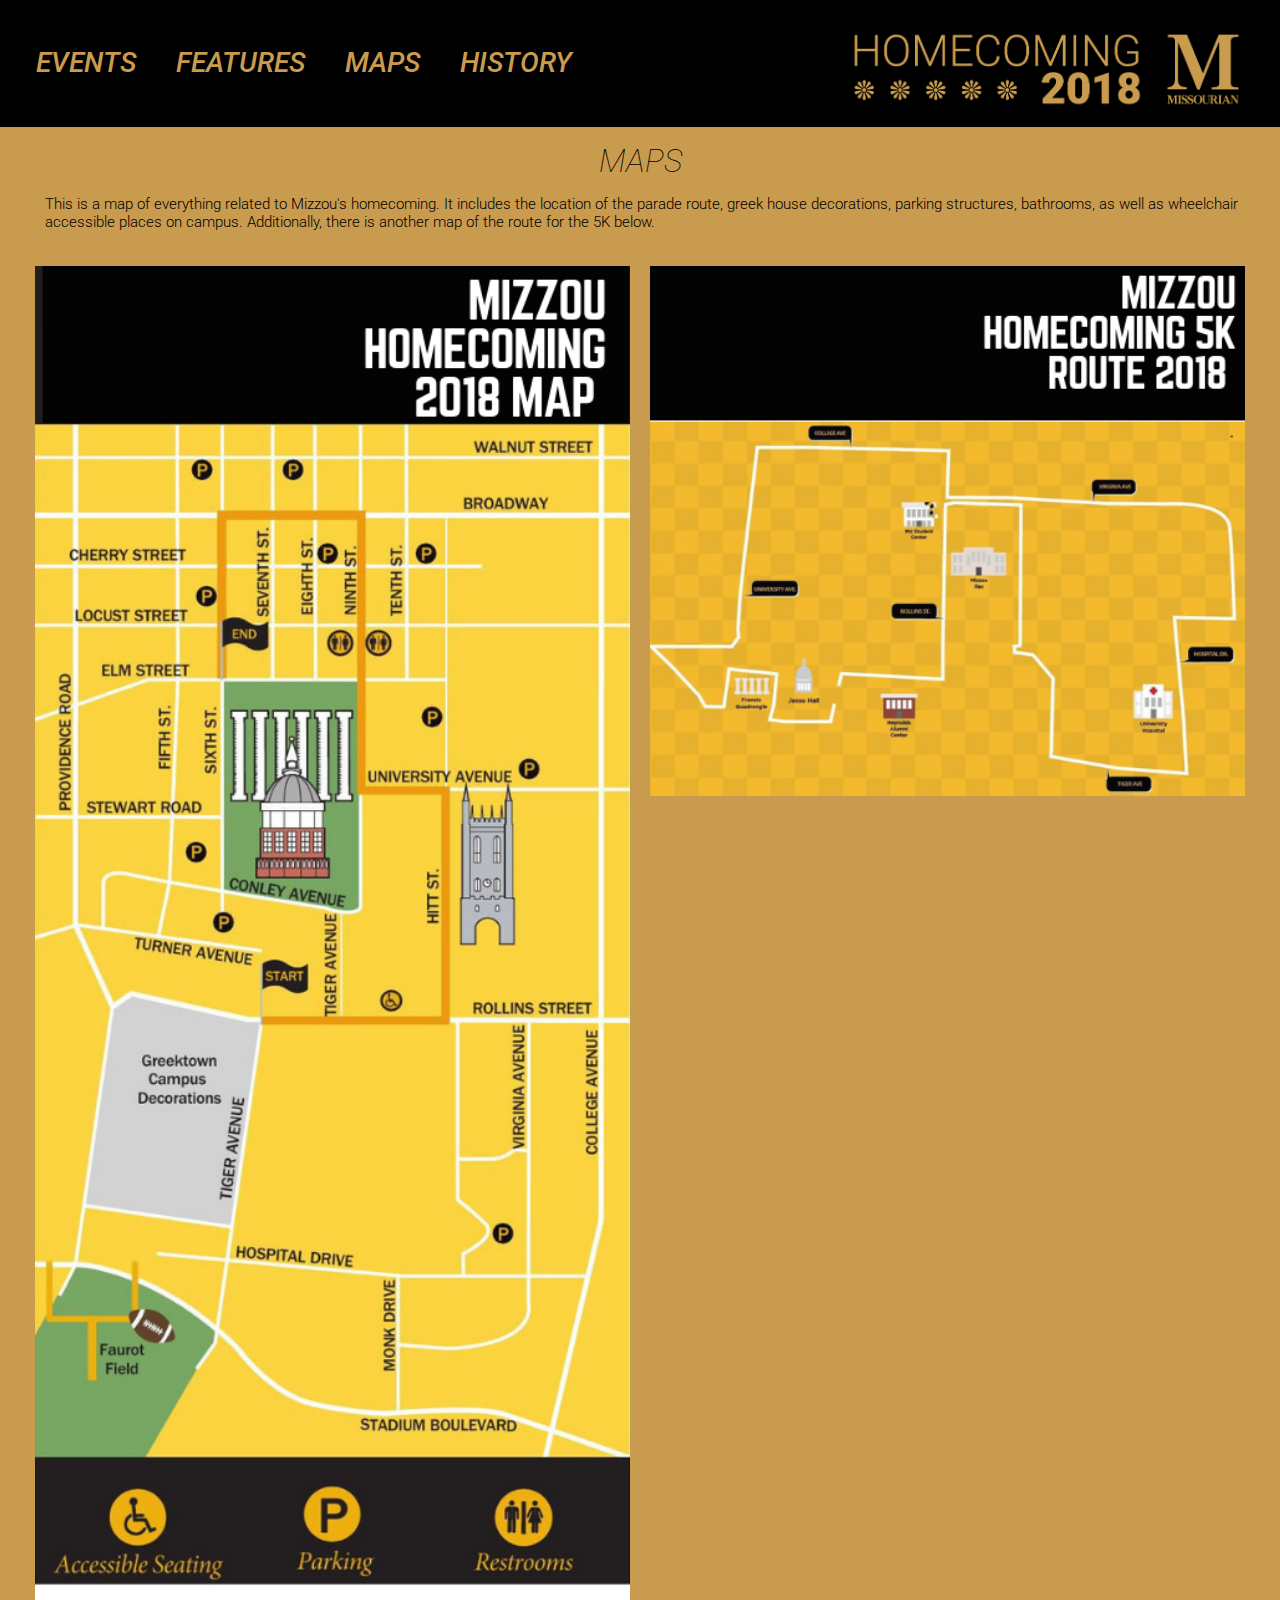
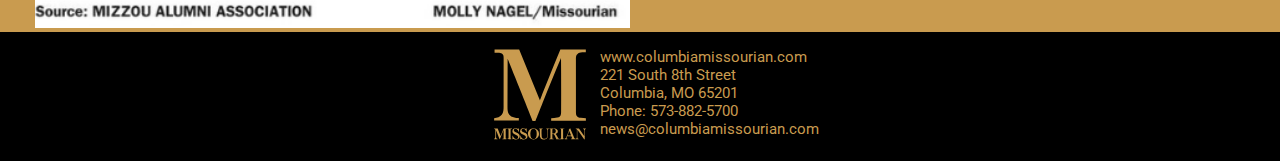
<file: maps.html>
<!DOCTYPE html>
		<html>
		<head>
			<title>Maps</title>
		  <meta name="viewport" content="width=device-width, initial-scale=1.0">
		   <link rel="stylesheet" type="text/css" href="stylenew.css">
			 <link href="https://fonts.googleapis.com/css?family=Roboto:100i,300,500,500i,900" rel="stylesheet">
			 <script src="https://code.jquery.com/jquery-1.12.0.min.js"></script>
			 <script src="menu1.js" type="text/javascript"></script>
		  <meta name="viewport" content="width=device-width, initial-scale=1.0">
		  </head>
		  <body>
				<!--header-->
				<header>
				<nav>
								<a class="menu-trigger" href="#">&#9776;</a>
							<ul>
					      <li class="events"><a href="events.html">EVENTS</a></li>
					      <li class="features"><a href="features.html">FEATURES</a></li>
					      <li class="maps"><a href="maps.html">MAPS</a></li>
					      <li class="history"><a href="history.html">HISTORY</a></li>
							</ul>
				</nav>
				<div class="logo">
					<a href="index.html"><img src="ASSETS/header1.svg" alt="Missourian Homecoming Logo"></a>
				</div>
				</header>
				<!--END of header-->

<div class="mapstitle">
<h1>MAPS</h1>
</div>
<div class="mapcards">

 <div class= "maptext"><p>This is a map of everything related to Mizzou's homecoming.
		It includes the location of the parade route, greek house decorations,
		parking structures, bathrooms, as well as wheelchair accessible places on campus.
	  Additionally, there is another map of the route for the 5K below.</p>
	</div>

 <div class="mapcard2">
     <img src= "ASSETS/mizzoumap1.png" style="width:100%"/>
 </div>

<div class=" mapcard3">
		<img src= "ASSETS/mizzoumap2.png" style="width:100%"/>
</div>

</div>


<div class="footer">
	<div class="footerimg">
		<img src="ASSETS/Missourian_gold.svg" alt="Missourian Logo">
	</div>
	<div class="footerinfo">
		<div class="footertext"><a href="https://www.columbiamissourian.com/" target="_blank"> www.columbiamissourian.com</a></div>
		<div class="footertext">221 South 8th Street</div>
		<div class="footertext">Columbia, MO 65201</div>
		<div class="footertext">Phone: 573-882-5700</div>
		<div class="footertext"><a href="mailto:news@columbiamissourian.com">news@columbiamissourian.com</a></div>
	</div>
</div>
  </body>
  </html>
</file>
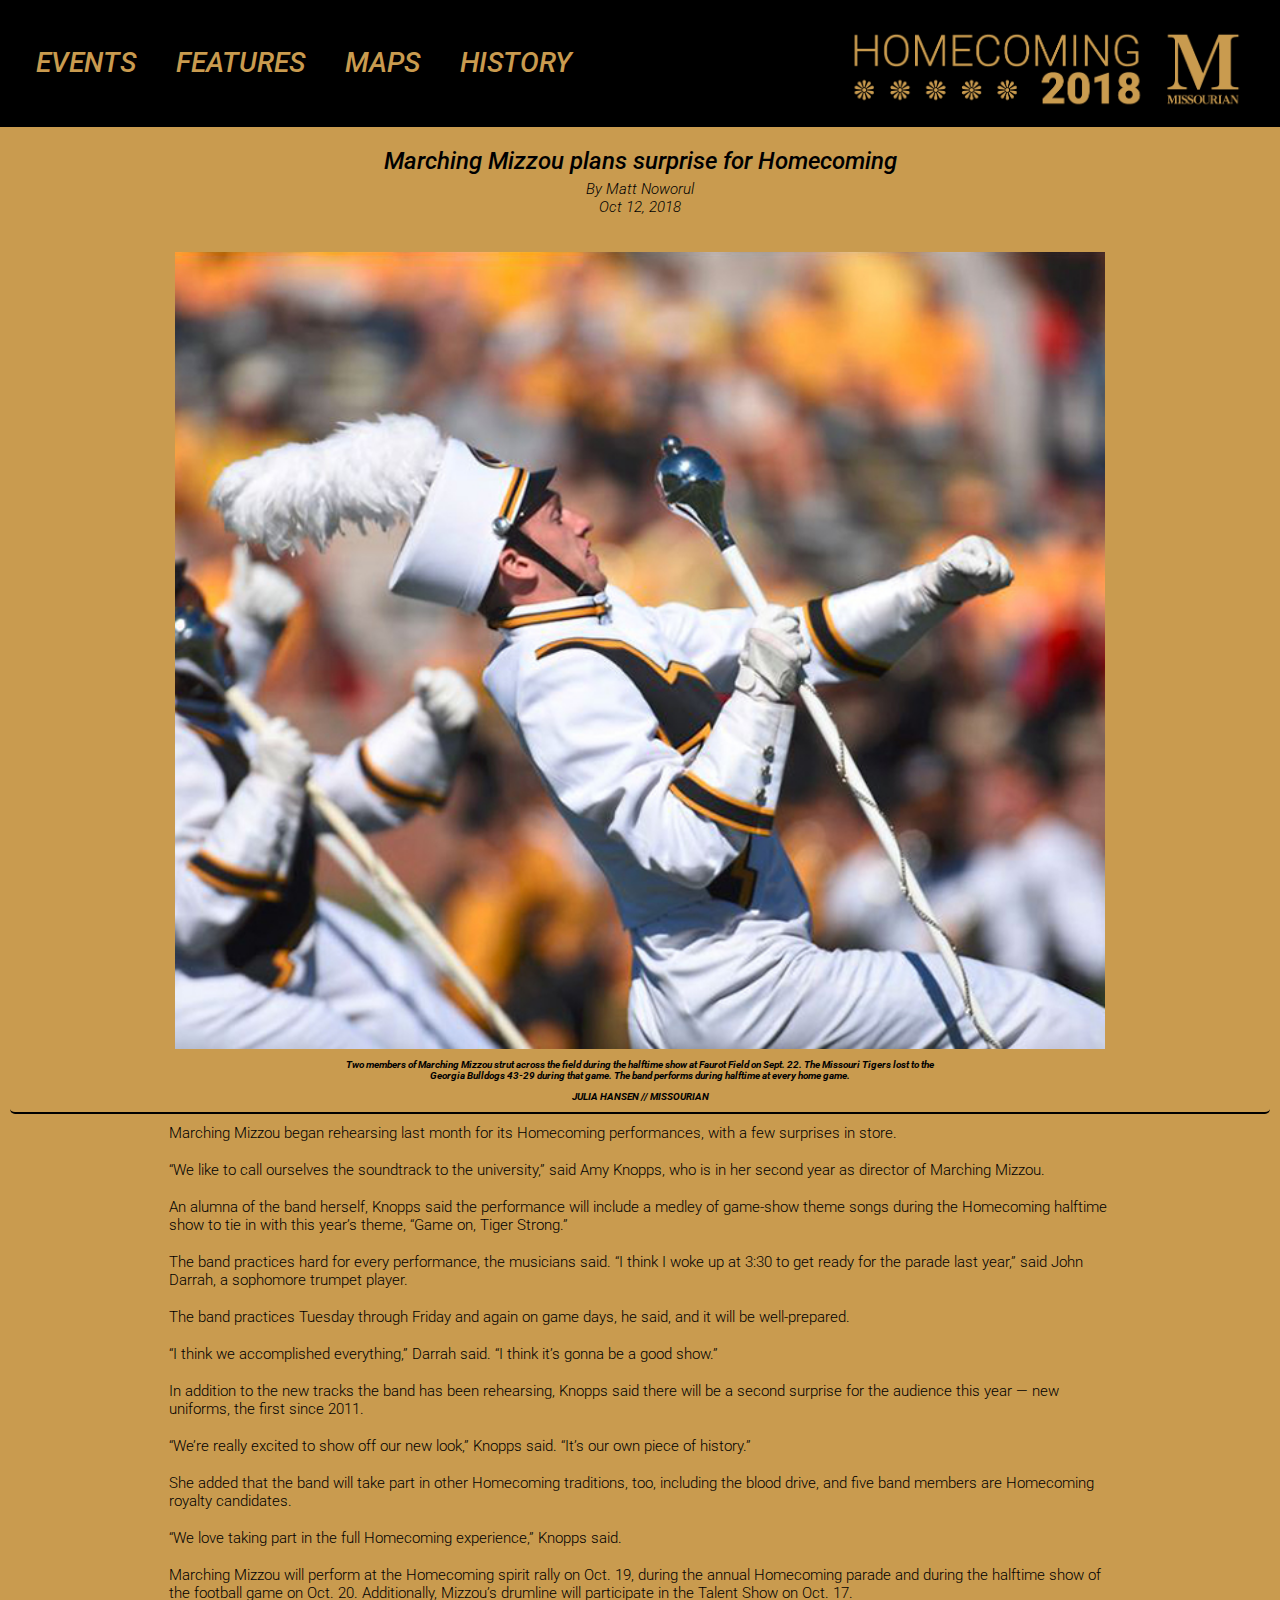
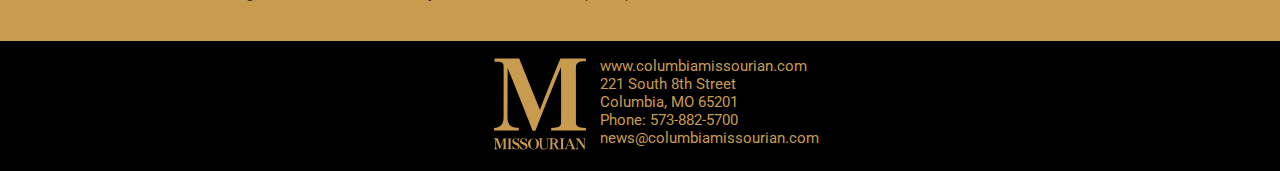
<file: story.html>
<!DOCTYPE html>

<html>
<head>
	<title>Marching Mizzou plans surprise for Homecoming</title>
  <meta name="viewport" content="width=device-width, initial-scale=1.0">
   <link rel="stylesheet" type="text/css" href="stylenew.css">
   <link href="https://fonts.googleapis.com/css?family=Roboto:100i,300,500,500i,900" rel="stylesheet">
	 <script src="https://code.jquery.com/jquery-1.12.0.min.js"></script>
	 <script src="menu1.js" type="text/javascript"></script>
	 <meta name="viewport" content="width=device-width, initial-scale=1.0">
	</head>

<body>
  <!--<svg width="10" height="10"</svg> -->

	<!--header-->
	<header>
	<nav>
					<a class="menu-trigger" href="#">&#9776;</a>
				<ul>
		      <li class="events"><a href="events.html">EVENTS</a></li>
		      <li class="features"><a href="features.html">FEATURES</a></li>
		      <li class="maps"><a href="maps.html">MAPS</a></li>
		      <li class="history"><a href="history.html">HISTORY</a></li>
				</ul>
	</nav>
	<div class="logo">
		<a href="index.html"><img src="ASSETS/header1.svg" alt="Missourian Homecoming Logo"></a>
	</div>
	</header>
		<!--END of header-->

<!-- MENU -->
<!--<div class="container">
      <div class="page-1 page"><a href="events.html">EVENTS</a></div>
      <div class="page-2 page"><a href="features.html">FEATURES</a></div>
      <div class="page-3 page"><a href="maps.html">MAPS</a></div>
      <div class="page-4 page"><a href="history.html">HISTORY</a></div>
</div>-->


<ul class="storycards">
	<li class="storycard1">
	<div class="storytitle">
	<h2>Marching Mizzou plans surprise for Homecoming</a></h2></div>
	<div class="byline">
	<p>By Matt Noworul</p>
	<p>Oct 12, 2018</p>
	</div>
	</li>

	<li class="storycard2">
    <div class="storyphoto">
			 <img src="ASSETS/slider/marchingmizzou_resized.jpg"></a>
			 		<p class="caption"><h7>Two members of Marching Mizzou strut across the field during the halftime show at Faurot Field on Sept. 22.
						The Missouri Tigers lost to the Georgia Bulldogs 43-29 during that game.
						The band performs during halftime at every home game.</p></h7>
						<p class="photocredit"><h7>JULIA HANSEN // MISSOURIAN</p></h7>
					</div>
		 </li>

<h4>
	<li class="storycard3">
<p>Marching Mizzou began rehearsing last month for its Homecoming performances, with a few surprises in store.</p><br>

<p>“We like to call ourselves the soundtrack to the university,” said Amy Knopps, who is in her second year as director of Marching Mizzou.</p><br>

<p>An alumna of the band herself, Knopps said the performance will include a medley of game-show theme songs during the Homecoming halftime show
 to tie in with this year’s theme, “Game on, Tiger Strong.”</p><br>

 <p>The band practices hard for every performance, the musicians said.
 “I think I woke up at 3:30 to get ready for the parade last year,” said John Darrah, a sophomore trumpet player.</p><br>

<p> The band practices Tuesday through Friday and again on game days, he said, and it will be well-prepared.</p><br>

<p>“I think we accomplished everything,” Darrah said. “I think it’s gonna be a good show.”</p><br>

<p>In addition to the new tracks the band has been rehearsing, Knopps said there will be a second surprise for the audience
  this year — new uniforms, the first since 2011.</p><br>

<p>“We’re really excited to show off our new look,” Knopps said. “It’s our own piece of history.”</p><br>

<p>She added that the band will take part in other Homecoming traditions, too,
including the blood drive, and five band members are Homecoming royalty candidates.</p><br>

<p>“We love taking part in the full Homecoming experience,” Knopps said.</p><br>

<p>Marching Mizzou will perform at the Homecoming spirit rally on Oct. 19, during the annual Homecoming parade and during the halftime show of the football game on Oct. 20.
  Additionally, Mizzou’s drumline will participate in the Talent Show on Oct. 17.</p><br>
</ul>
</h4>

<div class="footer">
	<div class="footerimg">
		<img src="ASSETS/Missourian_gold.svg" alt="Missourian Logo">
	</div>
	<div class="footerinfo">
		<div class="footertext"><a href="https://www.columbiamissourian.com/" target="_blank"> www.columbiamissourian.com</a></p>
		<div class="footertext">221 South 8th Street</p>
		<div class="footertext">Columbia, MO 65201</p>
		<div class="footertext">Phone: 573-882-5700<p>
		<div class="footertext"><a href="mailto:news@columbiamissourian.com">news@columbiamissourian.com</a></p>
	</div>
</div>

  </body>
  </html>
</file>
<file: stylenew.css>
/*NAV BAR*/

nav ul li{
  display:block;
  font-family: "Roboto", sans-serif;
  font-style: italic;
  font-size: 32px;
  font-weight: 500;
}

header nav a{
  color: #C99B4F;
  text-decoration: none;
}

nav ul{
  display:none;
  margin: 20px 0px;
  margin-top: 33px;
}
@media screen and (max-width:950px){
  .desktop{
    display:none;
  }
}
@media screen and (min-width:950px){
  nav ul{
    display:grid;
    align-items: center;
    grid-template-columns: 1fr 40px 1fr 40px 1fr 40px 1fr 30px;
    grid-template-areas:
    "a . b . c . d ."
  }
  .events{
    grid-area: a;
  }
  .features{
    grid-area: b;
  }
  .maps{
    grid-area:c;
  }
  .history{
    grid-area:d;
    }

  nav ul li{
    font-size: 28px;
  }
  .menu-trigger{
    display:none;
  }
  .mobile{
    display:none;
  }
}

.menu-trigger{
  font-size: 75px;
}

header {
  background-color: black;
  padding: 1% 2%;
  display:grid;
  /*align-items: center;*/
  grid-template-columns: 10px 70px 1fr 400px 10px;
  grid-template-areas:
  ". a . c ."
}
.logo{
  margin-top:16px;
  grid-area: c;
}
@media screen and (max-width:520px){
  header{
    display:grid;
    grid-template-columns: 10px 70px 1fr 325px 10px;
    grid-template-areas:
    ". a . c ."
  }
  .logo{
    margin-top:20px;
    grid-area:c;
  }
}

nav{
  grid-area: a;
}
nav a:link {
  text-decoration: none;
}

/*MEDIA QUERIES FOR slider*/

@media(max-width:430px){
.description{
  display: none;
}
}

@media(min-width:430px){
.readmore{
  display: none;
  font-size: 20px;
}
}

/*
@media(min-width:950px){
  .mobile{
    display:none;
  }
}
@media(max-width:950px){
  .desktop{
    display:none;
  }
}
*/
*{
  margin: 0;
  padding: 0;
  list-style: none;
  text-decoration: none;
}
.slidetext{
  /*z-index: 10000;*/
  font-size: 30px;
  text-align: center;
  margin-top: 10px;
  padding-top: 20px;
  padding-bottom: 20px;
  position:absolute;
  width: 20%;
  color: white;
  background-color: rgba(0, 0, 0, 0.6)
}
@media screen and (min-width:700px){
 .slidetext{
   margin-top: 70px;
   padding: 65px 0px;
 }
}
.slider{
  overflow: hidden;
  height: 50%;

}

.slider figure div{
  width: 20%;
  float: left;
}

.slider figure img{
  width: 100%;
  float: left;
}

.slider figure{
  position: relative;
  width: 500%;
  margin: 0;
  left: 0;
  animation: 30s slidy infinite;
}


@keyframes slidy {
  0%{
    left: 0%;
  }

  10%{
    left: 0%;
  }

  12%{
    left: -100%;
  }

  22%{
    left: -100%;
  }

  24%{
    left: -200%;
  }

  34%{
    left: -200%
  }

  36%{
    left: -300%;
  }

  46%{
    left: -300%;
  }

  48%{
    left: -400%;
  }

  58%{
    left: -400%;
  }

  60%{
    left: -300%;
  }

  70%{
    left: -300%;
  }

  72%{
    left: -200%;
  }

  82%{
    left: -200%;
  }

  84%{
    left: -100%;
  }

  94%{
    left: -100%;
  }

  96%{
    left: 0%;
  }
}

body{
  background-color:#C99B4F;
}

/*PARAGRAPH TEXT*/
P {
  color: #000000;
  font-family: "Roboto", sans-sans-serif;
  font-weight: 300;
  font-size: 15px;
}


/* HEADING TEXT */
h1 {
  font-family: "Roboto", sans-serif;
  font-weight: 100;
  font-style: italic;
}

h2 {
  font-family: "Roboto", sans-serif;
  font-weight: 500;
  font-style: italic;
}

h3 {
  font-family: "Roboto", sans-serif;
  font-weight: 500;
}

h4 {
  font-family: "Roboto", sans-serif;
  font-weight: 300;
}

h5 {
  font-family: "Roboto", sans-serif;
  font-weight: 100;
  font-style: italic;
  font-size: 20px;
  margin-top: 15px;
  margin-left: 25px;
  margin-right: 25px;
}

h6{
  font-family: "Roboto", sans-serif;
  font-weight: 500;
  font-style: italic;
  font-size: 20px;
  margin-top: 15px;
}



/* END HEADERS */

/*.{
  grid-area: c;
  display:none;
  font-style: italic;
  padding-bottom: 10px;
  padding-left: 50px;
}*/
.quicktop{
  position:relative;
  margin-top:15px;
}

.quickinfo {
  font-family: "Roboto", sans-serif;
  font-size: 25px;
  font-weight: 500;
  text-align: center;
}
.quickinfo div{
  margin-top:15px;
}
/*FOOTER*/
.footer{
  align-items: center;
  display: grid;
  padding: 15px 0px;
  background-color: black;
  grid-template-columns: 1fr 100px 200px 1fr;
  grid-template-areas:
  "a b c d"
}
.indexfooter{
  margin-top: 100px;
}
.footertext{
  color: #C99B4F;
  font-family: "Roboto", sans-serif;
  font-size: 15px;
}
.footerimg{
/*  margin-top: 20px;
  margin-bottom: 20px;*/
  vertical-align: center;
  grid-area: b;
}
.footerinfo{
  grid-area: c;
  padding-left: 10px;
  padding-bottom:8px;
  vertical-align: center;
}
.footerinfo a:link{
  color: #C99B4F;
}
.footerinfo a:visited{
  color: #C99B4F;
}
.footerinfo a:hover{
  color: #49391D;
}
/*END FOOTER*/
/*MAPS*/


.mapstitle{
text-align: center;
padding:15px 0px;

}
/*

@media (min-width:250px){
  .mapcards{
    display: grid;
    grid-template-columns: 1fr 1fr;
    grid-gap:5px;
    grid-template-areas:
    "a a"
    "b c"
    "d d"
}
}
*/
.mapcards{
  display: block;
}


@media (min-width:480px){
  .mapcards{
    display: grid;
    grid-template-columns: 15px 1fr 1fr 15px;
    grid-gap:20px;
    grid-template-areas:
    ". a a ."
    ". b c ."
  }
}
@media (max-width:480px){
  .mapcards{
    display: grid;
    grid-template-columns: 15px 1fr 15px;
    grid-template-areas:
    ". a ."
    ". b ."
    ". c ."
  }
}

.mapcard2 {
  grid-area:b;
}

.mapcard3{
  grid-area:c;
}
.maptext{
  grid-area:a;
  padding: 0px 5px 15px 10px;
}

/* END MAPS*/

.eventstext a:visited{
  color: black;
}

.eventstext a:link{
  color: black;
}

.eventshead{
  text-align: center;
  padding: 20px;
}



.historytitle{
  text-align: center;
  margin-top: 15px;
}
/* HISTORY PAGE TILES CSS */

.cards{
margin: 0 10px;
padding: 0;
list-style: none;
justify-content: center;
display: grid;
grid-gap:10px;
gap:10px;
grid-template-areas:
"m"
"a"
"b"
"c"
"d"
"e"
"f"
"g"
"h"
"i"
"j"
"k"
"l";
}

.cards li{
padding: 5px;
border-radius: 5px;
}


.cardtext{
  grid-area:m;
  margin: 15px 10px;
}

.card1{
  grid-area: a;
}

.card2{
  grid-area: b;
}
.card3{
  grid-area: c;
}
.card4{
  grid-area: d;
}
.card5{
  grid-area: e;
}
.card6{
  grid-area: f;
}
.card7{
  grid-area: g;
}
.card8{
  grid-area: h;
}
.card9{
  grid-area: i;
}
.card10{
  grid-area: j;
}
.card11{
  grid-area: k;
}
.card12{
  grid-area: l;
}


@media screen and (min-width:550px){
  .cards{
    display:grid;
    grid-template-areas:
    "m m m"
    "a b c"
    "d e f"
    "g h i"
    "j k l";
  }
}


/* END OF HISTORY PAGE TILES */

/* EVENTS CSS */

.eventsgrid{
  margin: 0 auto;
  display: grid;
  grid-template-columns: 15px 1fr 15px;
  max-width: 1000px;
  grid-template-areas:
  ". a ."
  ". b .";
  grid-gap: 20px;
  list-style: none;
  text-decoration: none;
}

@media screen and (min-width:800px){
.eventsgrid{
  margin: 0 auto;
  padding: 15px;
  display: grid;
  grid-template-columns: 1fr 800px 1fr;
  list-style: none;
  text-decoration: none;
  grid-template-areas:
  ". a ."
  ". b ."
  }
}


.eventsimage{
grid-area: a;

}
@media screen and (min-width:1000px){
  .eventsimage img{
    max-height: 600px;
    object-fit:cover;
  }
}
@media screen and (max-width: 1000px){
.eventsimage img{
  max-height:400px;
  object-fit: cover;
}
}
.football{
  object-position: 0 10px;
}
.eventstext{
  grid-area: b;
  margin-bottom: 15px;
}

.eventshead{
  text-align: center;
  margin: 15px 0px;
}
/*END OF EVENTS CSS*/
.featureshead {
  text-align: center;
  margin: 15px 0px;
}

.featuresgrid {
  margin: 0;
  padding: 0;
  display: grid;
  grid-template-columns: 15px 1fr 15px;
  list-style: none;
  text-decoration: none;
  grid-template-areas:
  ". a ."
  ". b ."
}

.featuresimage{
  grid-area: a;
}

.featurestext{
  grid-area: b;
  margin: 15px 0px;
}

.featurestext a:link{
  color: black;
  text-decoration: none;
}
.featurestext a:hover{
  color: black;
}
.featurestext a:visited{
  color: black;
}

@media screen and (min-width:800px){
.featuresgrid{
  margin: 0 auto;
  padding: 15px;
  display: grid;
  grid-template-columns: 1fr 800px 1fr;
  list-style: none;
  text-decoration: none;
  grid-template-areas:
  ". a ."
  ". b ."
  }
}

/*FEATURES END*/

/*story page CSS*/

.storytitle{
  text-align: center;
}

.caption{
font-family: "Roboto", sans-serif;
font-weight: bold;
font-style: italic;
font-size: 10px;
margin-top: 10px;
margin-left: 25%;
margin-right: 25%;
margin-bottom: 10px;
text-align: center;
}

.photocredit{
  font-family: "Roboto", sans-serif;
  font-weight: bold;
  font-style: italic;
  font-size: 10px;
  margin-top: 5px;
  margin-bottom: 0px;
  text-align:center;
}

.byline{
  font-family: "Roboto", sans-serif;
  font-weight: 50;
  font-style: italic;
  font-size: 20px;
  margin-top: 5px;
  margin-bottom: 0px;
  text-align:center;
}

.storycards {
  margin:0;
  padding:10px;
	list-style: none;
  display: grid;
  grid-template-areas:
  "a"
  "b"
  "c";
}

.storycards li{
padding: 10px;
border-radius: 5px;
}

.storycard1{
  grid-area:a;
}

.storycard2{
  grid-area:b;
  margin-top: 1em;
  border-bottom: 2px solid #000000;
}

.storycard3{
  grid-area:c;
}


/*article {
  margin-bottom: 0.7em;
}*/

/*@media screen and (min-width:480px){
  .storycards{
    display:grid;
    grid-gap:10px;
    padding:10px;
    grid-template-columns: repeat(1, 460px);
    grid-template-areas:
    "a"
    "b"
    "c";
  }*/

  .storyphoto img{
  display: block;
  width: 75%;
  height:auto;
  margin:auto;
  }


  @media screen and (min-width:399px){
    .storycard3 p{
      margin: 0 12%;
    }
  }

  @media (max-width:800px){
    .caption{
      margin-top:10px;
      margin-left: 12%;
      margin-right: 12%;
      margin-bottom: 10px;
    }
  }

  /*HOVER IMAGE CSS TEST STARTS HERE*/

  .title{
      font-family: sans-serif;
      color: #dc2d5e;
  }
  .container {
      position: relative;
    /*  width: 700px;
      height: 500px;*/
      display: inline-block;
  }

  .image {
      display: block;
      width: 700px;
      height: 500px;
  }


  .text {
      color: white;
      font-size: 20px;
      position: absolute;
      top: 50%;
      left: 50%;
      transform: translate(-50%, -50%);
      font-family: sans-serif;
  }
  .overlayFade{
      height: 100%;
      width:100%;
      top:0;
      left:0;
      background-color: #1C191F;
  }
  .overlay {
      position: absolute;
      opacity: 0;
      transition:all .3s ease;
      background-color: #1C191F;

  }
  .container:hover .overlay,.container:hover .overlayFade {
      opacity: 50;
  }

  .overlayLeft{
      height: 100%;
      width:0;
      top:0;
      left:0;
      background-color: #686868;
  }
  .overlayRight{
      height: 100%;
      width: 0;
      top:0;
      right:0;
      background-color: #686868;
  }
  .container:hover .overlayLeft ,.container:hover .overlayRight {
      width: 100%;
  }
  .overlayTop{
      width: 100%;
      height: 0;
      top:0;
      left:0;
      background-color: #686868;
  }
  .overlayBottom{
      width: 100%;
      height: 0;
      bottom:0;
      left:0;
      background-color: #686868;
  }
  .container:hover .overlayTop ,.container:hover .overlayBottom {
      height: 100%;
  }
  .overlayCross{
      width: 0%;
      height: 0;
      top:0;
      left:0;
      background-color: #686868;
  }
  .container:hover .overlayCross {
      height: 100%;
      width: 100%;
  }
  /*HOVER IMAGE CSS TEST ENDS HERE*/
</file>
